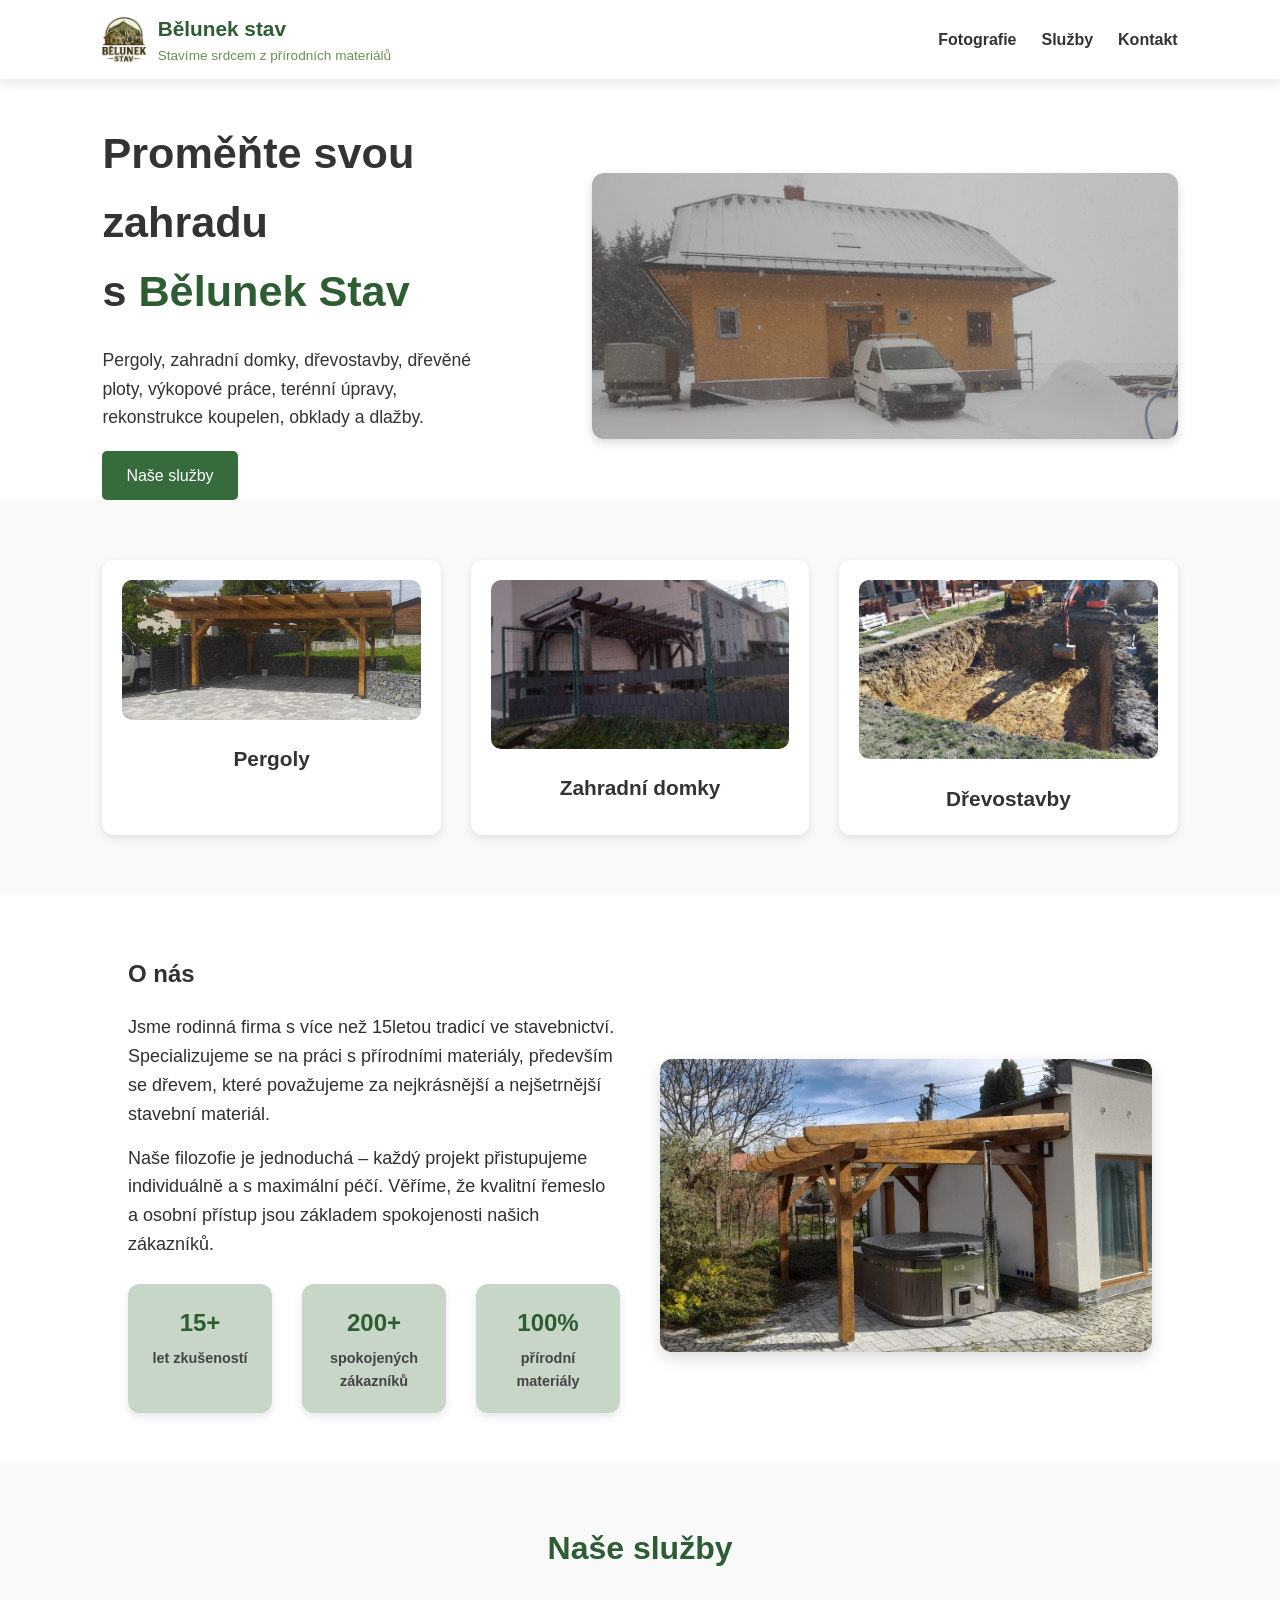
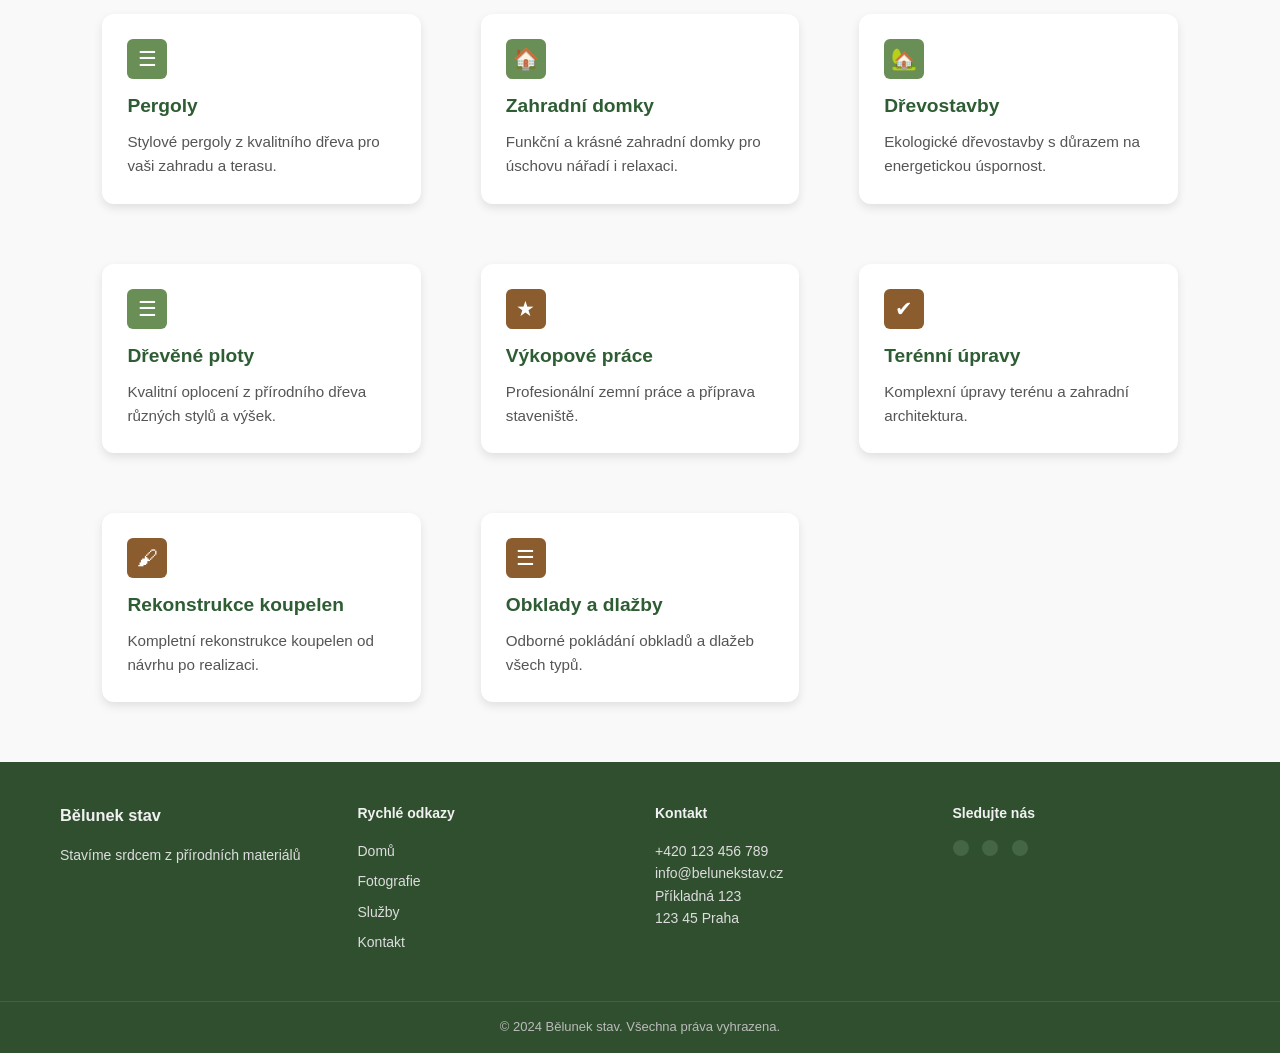
<file: index.html>
<!DOCTYPE html>
<html lang="cs">
<head>
  <meta charset="UTF-8">
  <meta name="viewport" content="width=device-width, initial-scale=1.0">
  <title>Bělunek Stav</title>
  <link rel="stylesheet" href="style.css">
  <link rel="shortcut icon" href="img/logo2.png" type="image/x-icon">
</head>
<body>
<header>
  <div class="logo">
    <img src="img/logo.png" alt="Logo Bělunek Stav">
    <div class="logo-text">
      <h1>Bělunek stav</h1>
      <p>Stavíme srdcem z přírodních materiálů</p>
    </div>
  </div>

  <div class="hamburger" id="hamburger">
    ☰
  </div>

  <nav id="nav-menu">
    <ul>
      <li><a href="fotografie.html">Fotografie</a></li>
      <li><a href="sluzby.html">Služby</a></li>
      <li><a href="kontakt.html">Kontakt</a></li>
    </ul>
  </nav>
</header>

  <section class="hero">
    <div class="hero-text">
      <h1>Proměňte svou zahradu <br> s <span>Bělunek Stav</span></h1>
      <p>Pergoly, zahradní domky, dřevostavby, dřevěné ploty, výkopové práce, terénní úpravy, rekonstrukce koupelen, obklady a dlažby.</p>
      <a href="sluzby.html" class="btn">Naše služby</a>
    </div>
    <div class="hero-img">
      <img src="img/domecek.png" alt="Dřevostavba - ukázkový projekt">
    </div>
  </section>

  <section id="sluzby" class="services">
    <div class="service-grid">
      <div class="service-item">
        <img src="img/parkovaci misto.png" alt="Pergola">
        <h3>Pergoly</h3>
      </div>
      <div class="service-item">
        <img src="img/parkovaci misto2.png" alt="Zahradní domek">
        <h3>Zahradní domky</h3>
      </div>
      <div class="service-item">
        <img src="img/vykop.png" alt="Dřevostavba">
        <h3>Dřevostavby</h3>
      </div>
    </div>
  </section>

<section id="o-nas" class="about">
  <div class="about-content">
    <div class="about-text">
      <h2>O nás</h2>
      <p>
        Jsme rodinná firma s více než 15letou tradicí ve stavebnictví. 
        Specializujeme se na práci s přírodními materiály, především se dřevem, 
        které považujeme za nejkrásnější a nejšetrnější stavební materiál.
      </p>
      <p>
        Naše filozofie je jednoduchá – každý projekt přistupujeme individuálně 
        a s maximální péčí. Věříme, že kvalitní řemeslo a osobní přístup 
        jsou základem spokojenosti našich zákazníků.
      </p>
    <div class="stats">
      <div class="stat-box">
        <strong>15+</strong>
        <p>let zkušeností</p>
      </div>
      <div class="stat-box">
        <strong>200+</strong>
        <p>spokojených zákazníků</p>
      </div>
      <div class="stat-box">
        <strong>100%</strong>
        <p>přírodní materiály</p>
      </div>
    </div>

    </div>
    <div class="about-img">
      <img src="img/strecha.png" alt="Tým Bělunek Stav">
    </div>
  </div>
</section>


    <section class="services">
    <h2>Naše služby</h2>
    <div class="services-grid">

      <div class="service-card">
        <div class="icon green">☰</div>
        <h3>Pergoly</h3>
        <p>Stylové pergoly z kvalitního dřeva pro vaši zahradu a terasu.</p>
      </div>

      <div class="service-card">
        <div class="icon green">🏠</div>
        <h3>Zahradní domky</h3>
        <p>Funkční a krásné zahradní domky pro úschovu nářadí i relaxaci.</p>
      </div>

      <div class="service-card">
        <div class="icon green">🏡</div>
        <h3>Dřevostavby</h3>
        <p>Ekologické dřevostavby s důrazem na energetickou úspornost.</p>
      </div>

      <div class="service-card">
        <div class="icon green">☰</div>
        <h3>Dřevěné ploty</h3>
        <p>Kvalitní oplocení z přírodního dřeva různých stylů a výšek.</p>
      </div>

      <div class="service-card">
        <div class="icon brown">★</div>
        <h3>Výkopové práce</h3>
        <p>Profesionální zemní práce a příprava staveniště.</p>
      </div>

      <div class="service-card">
        <div class="icon brown">✔</div>
        <h3>Terénní úpravy</h3>
        <p>Komplexní úpravy terénu a zahradní architektura.</p>
      </div>

      <div class="service-card">
        <div class="icon brown">🖌</div>
        <h3>Rekonstrukce koupelen</h3>
        <p>Kompletní rekonstrukce koupelen od návrhu po realizaci.</p>
      </div>

      <div class="service-card">
        <div class="icon brown">☰</div>
        <h3>Obklady a dlažby</h3>
        <p>Odborné pokládání obkladů a dlažeb všech typů.</p>
      </div>

    </div>
  </section>

<footer class="footer">
  <div class="footer-container">
    
    <div class="footer-col">
      <h3>Bělunek stav</h3>
      <p>Stavíme srdcem z přírodních materiálů</p>
    </div>
    
    <div class="footer-col">
      <h4>Rychlé odkazy</h4>
      <ul>
        <li><a href="index.html">Domů</a></li>
        <li><a href="fotografie.html">Fotografie</a></li>
        <li><a href="sluzby.html">Služby</a></li>
        <li><a href="kontakt.html">Kontakt</a></li>
      </ul>
    </div>
    
    <div class="footer-col">
      <h4>Kontakt</h4>
      <p>+420 123 456 789</p>
      <p><a href="mailto:info@belunekstav.cz">info@belunekstav.cz</a></p>
      <p>Příkladná 123<br>123 45 Praha</p>
    </div>
    
    <div class="footer-col">
      <h4>Sledujte nás</h4>
      <div class="socials">
        <a href="#"><i class="fab fa-facebook-f"></i></a>
        <a href="#"><i class="fab fa-twitter"></i></a>
        <a href="#"><i class="fab fa-pinterest-p"></i></a>
      </div>
    </div>
    
  </div>
  
  <div class="footer-bottom">
    <p>&copy; 2024 Bělunek stav. Všechna práva vyhrazena.</p>
  </div>
</footer>
</body>
<script>
  const hamburger = document.getElementById("hamburger");
  const navMenu = document.getElementById("nav-menu");

  hamburger.addEventListener("click", () => {
    navMenu.classList.toggle("active");
  });
</script>
</html>
</file>
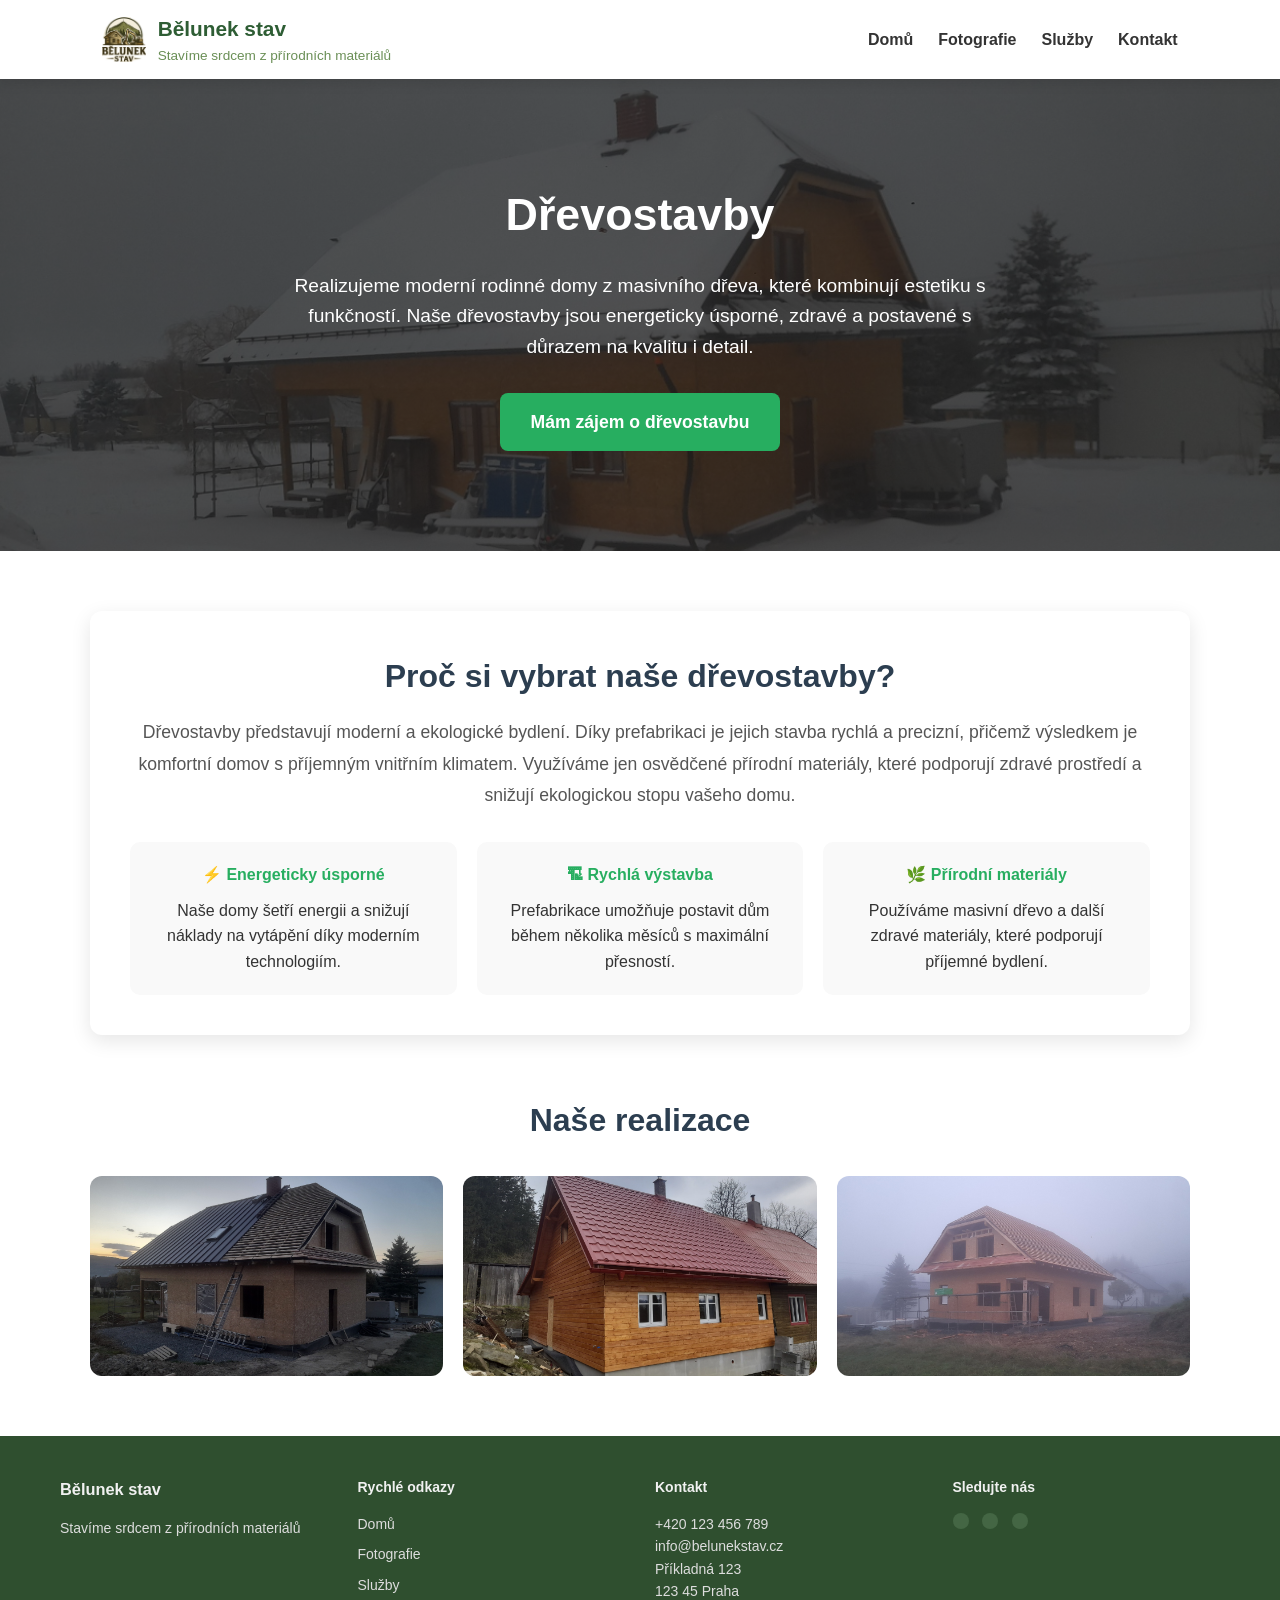
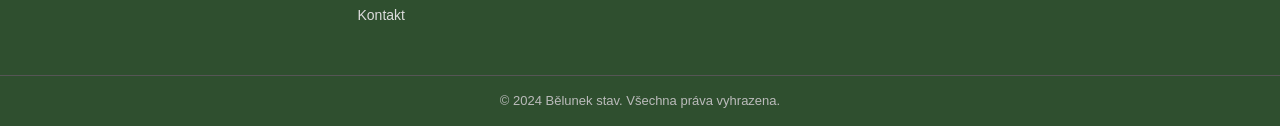
<file: drevostavba.html>
<!DOCTYPE html>
<html lang="cs">
<head>
  <meta charset="UTF-8">
  <meta name="viewport" content="width=device-width, initial-scale=1.0">
  <title>Dřevostavby | Bělunek Stav</title>
  <link rel="stylesheet" href="sluzby.css">
  <link rel="shortcut icon" href="img/logo2.png" type="image/x-icon">
</head>
<body>
<header>
  <div class="logo">
    <img src="img/logo.png" alt="Logo Bělunek Stav">
    <div class="logo-text">
      <h1>Bělunek stav</h1>
      <p>Stavíme srdcem z přírodních materiálů</p>
    </div>
  </div>

  <div class="hamburger" id="hamburger">
    ☰
  </div>

  <nav id="nav-menu">
    <ul>
      <li><a href="index.html">Domů</a></li>
      <li><a href="fotografie.html">Fotografie</a></li>
      <li><a href="sluzby.html">Služby</a></li>
      <li><a href="kontakt.html">Kontakt</a></li>
    </ul>
  </nav>
</header>

  <!-- Hero sekce -->
  <section class="hero-drevostavby">
    <div class="hero-content">
      <h2>Dřevostavby</h2>
      <p>
        Realizujeme moderní rodinné domy z masivního dřeva, které kombinují estetiku s funkčností.  
        Naše dřevostavby jsou energeticky úsporné, zdravé a postavené s důrazem na kvalitu i detail.
      </p>
      <a href="kontakt.html" class="btn-cta">Mám zájem o dřevostavbu</a>
    </div>
  </section>

  <!-- Sekce o službě -->
  <section class="sluzby-section">
    <div class="sluzby-text">
      <h3>Proč si vybrat naše dřevostavby?</h3>
      <p>
        Dřevostavby představují moderní a ekologické bydlení. Díky prefabrikaci je jejich stavba rychlá a precizní, přičemž výsledkem je komfortní domov s příjemným vnitřním klimatem.
        Využíváme jen osvědčené přírodní materiály, které podporují zdravé prostředí a snižují ekologickou stopu vašeho domu.
      </p>
    </div>

    <div class="sluzby-benefits">
      <div class="benefit">
        <h4>⚡ Energeticky úsporné</h4>
        <p>Naše domy šetří energii a snižují náklady na vytápění díky moderním technologiím.</p>
      </div>
      <div class="benefit">
        <h4>🏗 Rychlá výstavba</h4>
        <p>Prefabrikace umožňuje postavit dům během několika měsíců s maximální přesností.</p>
      </div>
      <div class="benefit">
        <h4>🌿 Přírodní materiály</h4>
        <p>Používáme masivní dřevo a další zdravé materiály, které podporují příjemné bydlení.</p>
      </div>
    </div>
  </section>

  <!-- Inspirace -->
  <section class="sluzby-gallery">
    <h3>Naše realizace</h3>
    <div class="gallery-grid">
      <img src="img/domek2.png" alt="Moderní dřevostavba">
      <img src="img/domek11.png" alt="Rodinný dům ze dřeva">
      <img src="img/domek3.png" alt="Dřevostavba v přírodě">
    </div>
  </section>

  <footer class="footer">
    <div class="footer-container">
      <div class="footer-col">
        <h3>Bělunek stav</h3>
        <p>Stavíme srdcem z přírodních materiálů</p>
      </div>
      <div class="footer-col">
        <h4>Rychlé odkazy</h4>
        <ul>
          <li><a href="index.html">Domů</a></li>
          <li><a href="fotografie.html">Fotografie</a></li>
          <li><a href="sluzby.html">Služby</a></li>
          <li><a href="kontakt.html">Kontakt</a></li>
        </ul>
      </div>
      <div class="footer-col">
        <h4>Kontakt</h4>
        <p>+420 123 456 789</p>
        <p><a href="mailto:info@belunekstav.cz">info@belunekstav.cz</a></p>
        <p>Příkladná 123<br>123 45 Praha</p>
      </div>
      <div class="footer-col">
        <h4>Sledujte nás</h4>
        <div class="socials">
          <a href="#"><i class="fab fa-facebook-f"></i></a>
          <a href="#"><i class="fab fa-twitter"></i></a>
          <a href="#"><i class="fab fa-pinterest-p"></i></a>
        </div>
      </div>
    </div>
    <div class="footer-bottom">
      <p>&copy; 2024 Bělunek stav. Všechna práva vyhrazena.</p>
    </div>
  </footer>
</body>
<script>
  const hamburger = document.getElementById("hamburger");
  const navMenu = document.getElementById("nav-menu");

  hamburger.addEventListener("click", () => {
    navMenu.classList.toggle("active");
  });
</script>
</html>
</file>
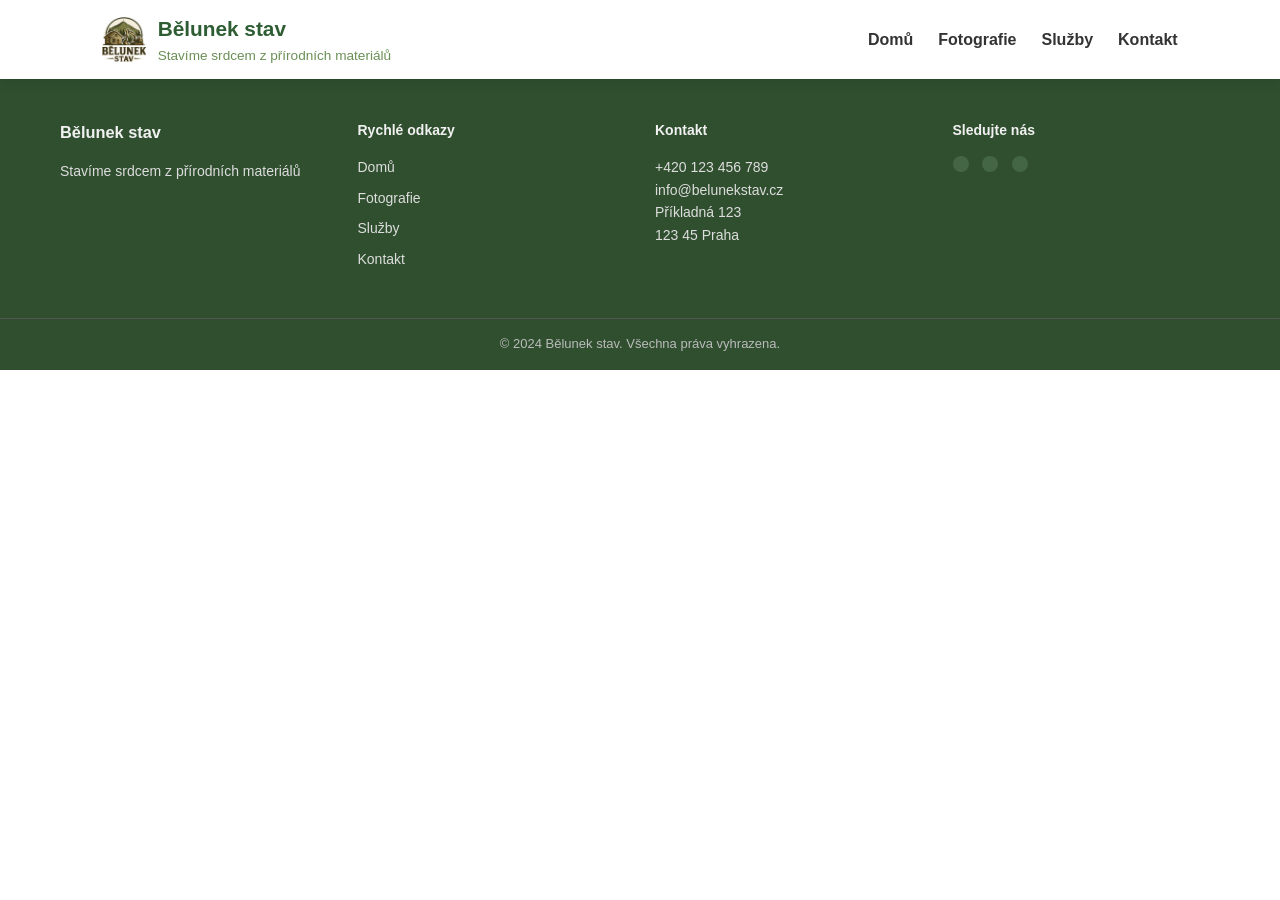
<file: interier.html>
<!DOCTYPE html>
<html lang="cs">
<head>
  <meta charset="UTF-8">
  <meta name="viewport" content="width=device-width, initial-scale=1.0">
  <title>Bělunek Stav</title>
  <link rel="stylesheet" href="style.css">
  <link rel="shortcut icon" href="img/logo2.png" type="image/x-icon">
</head>
<body>
<header>
  <div class="logo">
    <img src="img/logo.png" alt="Logo Bělunek Stav">
    <div class="logo-text">
      <h1>Bělunek stav</h1>
      <p>Stavíme srdcem z přírodních materiálů</p>
    </div>
  </div>

  <div class="hamburger" id="hamburger">
    ☰
  </div>

  <nav id="nav-menu">
    <ul>
      <li><a href="index.html">Domů</a></li>
      <li><a href="fotografie.html">Fotografie</a></li>
      <li><a href="sluzby.html">Služby</a></li>
      <li><a href="kontakt.html">Kontakt</a></li>
    </ul>
  </nav>
</header>

  <footer class="footer">
  <div class="footer-container">
    
    <div class="footer-col">
      <h3>Bělunek stav</h3>
      <p>Stavíme srdcem z přírodních materiálů</p>
    </div>
    
    <div class="footer-col">
      <h4>Rychlé odkazy</h4>
      <ul>
        <li><a href="index.html">Domů</a></li>
        <li><a href="fotografie.html">Fotografie</a></li>
        <li><a href="sluzby.html">Služby</a></li>
        <li><a href="kontakt.html">Kontakt</a></li>
      </ul>
    </div>
    
    <div class="footer-col">
      <h4>Kontakt</h4>
      <p>+420 123 456 789</p>
      <p><a href="mailto:info@belunekstav.cz">info@belunekstav.cz</a></p>
      <p>Příkladná 123<br>123 45 Praha</p>
    </div>
    
    <div class="footer-col">
      <h4>Sledujte nás</h4>
      <div class="socials">
        <a href="#"><i class="fab fa-facebook-f"></i></a>
        <a href="#"><i class="fab fa-twitter"></i></a>
        <a href="#"><i class="fab fa-pinterest-p"></i></a>
      </div>
    </div>
    
  </div>
  
  <div class="footer-bottom">
    <p>&copy; 2024 Bělunek stav. Všechna práva vyhrazena.</p>
  </div>
</footer>
</body>
<script>
  const hamburger = document.getElementById("hamburger");
  const navMenu = document.getElementById("nav-menu");

  hamburger.addEventListener("click", () => {
    navMenu.classList.toggle("active");
  });
</script>
</html>
</file>
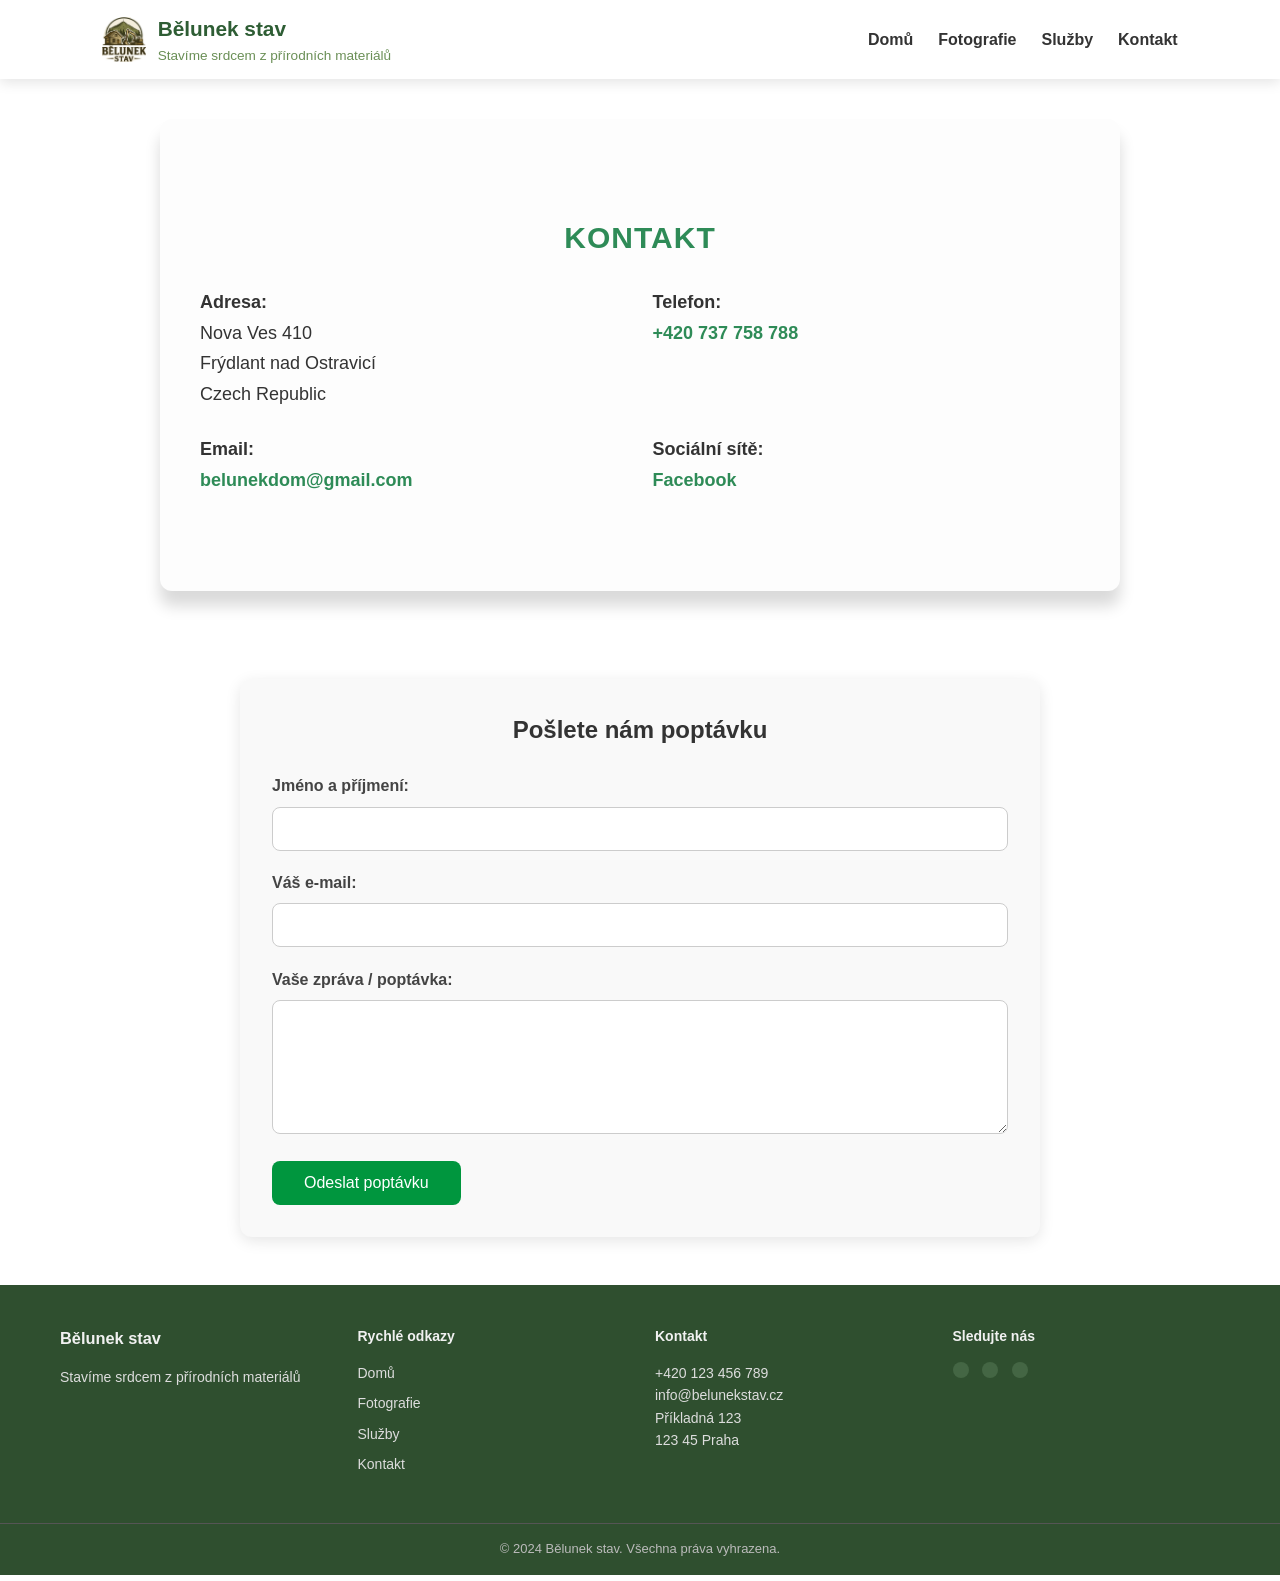
<file: kontakt.html>
<!DOCTYPE html>
<html lang="cs">
<head>
  <meta charset="UTF-8">
  <meta name="viewport" content="width=device-width, initial-scale=1.0">
  <title>Bělunek Stav</title>
  <link rel="stylesheet" href="style.css">
  <link rel="shortcut icon" href="img/logo2.png" type="image/x-icon">
</head>
<body>
<header>
  <div class="logo">
    <img src="img/logo.png" alt="Logo Bělunek Stav">
    <div class="logo-text">
      <h1>Bělunek stav</h1>
      <p>Stavíme srdcem z přírodních materiálů</p>
    </div>
  </div>

  <div class="hamburger" id="hamburger">
    ☰
  </div>

  <nav id="nav-menu">
    <ul>
      <li><a href="index.html">Domů</a></li>
      <li><a href="fotografie.html">Fotografie</a></li>
      <li><a href="sluzby.html">Služby</a></li>
      <li><a href="kontakt.html">Kontakt</a></li>
    </ul>
  </nav>
</header>

    <main>
    <section class="contact">
      <h2>Kontakt</h2>
      <div class="contact-info">
        <p><strong>Adresa:</strong><br>
          Nova Ves 410<br>
          Frýdlant nad Ostravicí<br>
          Czech Republic
        </p>

        <p><strong>Telefon:</strong><br>
          <a>+420 737 758 788</a>
        </p>

        <p><strong>Email:</strong><br>
          <a href="mailto:belunekdom@gmail.com">belunekdom@gmail.com</a>
        </p>

        <p><strong>Sociální sítě:</strong><br>
          <a href="https://www.facebook.com/dbcraftdombelunek" target="_blank">Facebook</a>
        </p>
      </div>
    </section>
  </main>

    <section class="order-form">
      <h2>Pošlete nám poptávku</h2>
      <form action="mailto:belunekdom@gmail.com" method="post" enctype="text/plain">
        <div class="form-group">
          <label for="name">Jméno a příjmení:</label>
          <input type="text" id="name" name="name" required>
        </div>

        <div class="form-group">
          <label for="email">Váš e-mail:</label>
          <input type="email" id="email" name="email" required>
        </div>

        <div class="form-group">
          <label for="message">Vaše zpráva / poptávka:</label>
          <textarea id="message" name="message" rows="6" required></textarea>
        </div>

        <button type="submit">Odeslat poptávku</button>
      </form>
    </section>


<footer class="footer">
  <div class="footer-container">
    
    <div class="footer-col">
      <h3>Bělunek stav</h3>
      <p>Stavíme srdcem z přírodních materiálů</p>
    </div>
    
    <div class="footer-col">
      <h4>Rychlé odkazy</h4>
      <ul>
        <li><a href="index.html">Domů</a></li>
        <li><a href="fotografie.html">Fotografie</a></li>
        <li><a href="sluzby.html">Služby</a></li>
        <li><a href="kontakt.html">Kontakt</a></li>
      </ul>
    </div>
    
    <div class="footer-col">
      <h4>Kontakt</h4>
      <p>+420 123 456 789</p>
      <p><a href="mailto:info@belunekstav.cz">info@belunekstav.cz</a></p>
      <p>Příkladná 123<br>123 45 Praha</p>
    </div>
    
    <div class="footer-col">
      <h4>Sledujte nás</h4>
      <div class="socials">
        <a href="#"><i class="fab fa-facebook-f"></i></a>
        <a href="#"><i class="fab fa-twitter"></i></a>
        <a href="#"><i class="fab fa-pinterest-p"></i></a>
      </div>
    </div>
    
  </div>
  
  <div class="footer-bottom">
    <p>&copy; 2024 Bělunek stav. Všechna práva vyhrazena.</p>
  </div>
</footer>
</body>
<script>
  const hamburger = document.getElementById("hamburger");
  const navMenu = document.getElementById("nav-menu");

  hamburger.addEventListener("click", () => {
    navMenu.classList.toggle("active");
  });
</script>
</html>
</file>
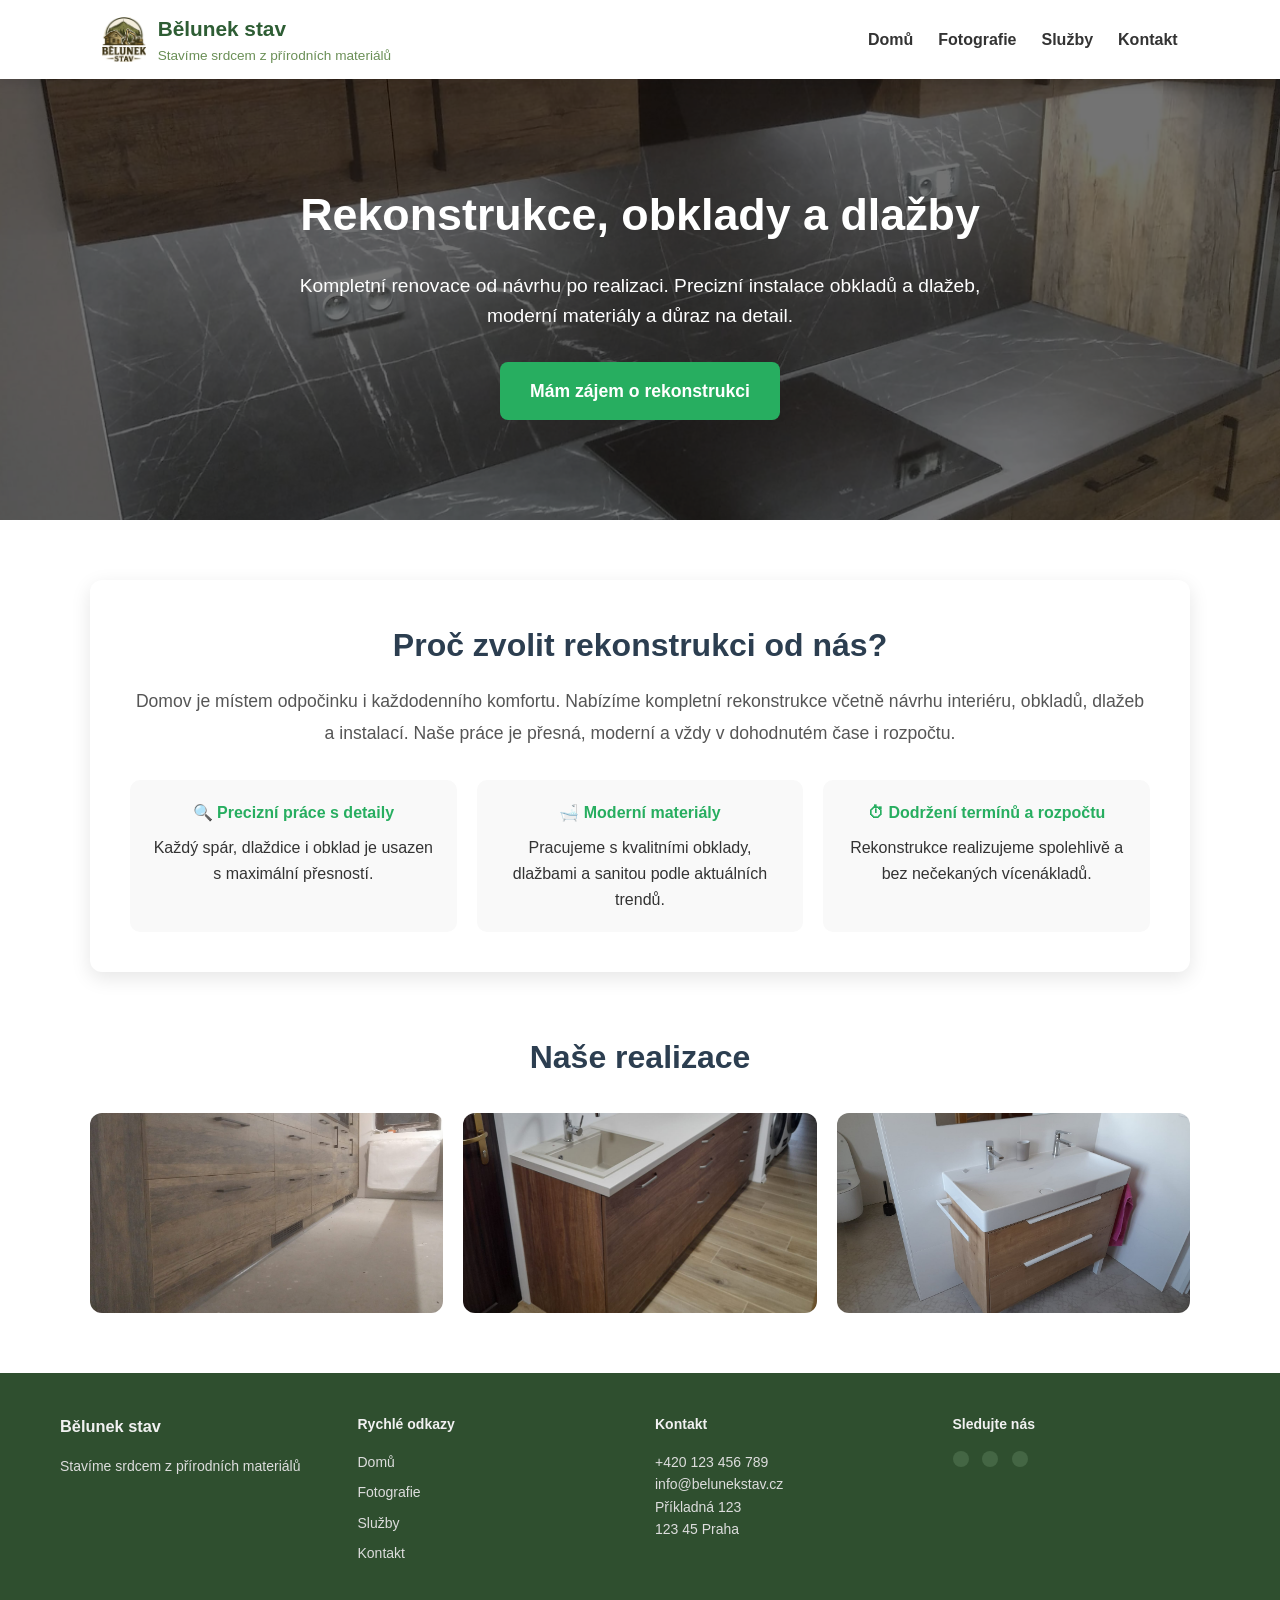
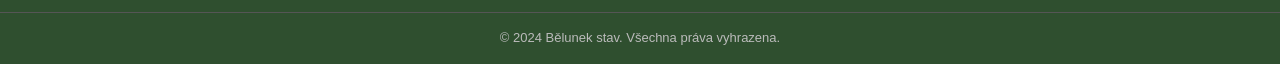
<file: koupelny.html>
<!DOCTYPE html>
<html lang="cs">
<head>
  <meta charset="UTF-8">
  <meta name="viewport" content="width=device-width, initial-scale=1.0">
  <title>Rekonstrukce koupelen | Bělunek Stav</title>
  <link rel="stylesheet" href="sluzby.css">
  <link rel="shortcut icon" href="img/logo2.png" type="image/x-icon">
</head>
<body>
<header>
  <div class="logo">
    <img src="img/logo.png" alt="Logo Bělunek Stav">
    <div class="logo-text">
      <h1>Bělunek stav</h1>
      <p>Stavíme srdcem z přírodních materiálů</p>
    </div>
  </div>

  <div class="hamburger" id="hamburger">
    ☰
  </div>

  <nav id="nav-menu">
    <ul>
      <li><a href="index.html">Domů</a></li>
      <li><a href="fotografie.html">Fotografie</a></li>
      <li><a href="sluzby.html">Služby</a></li>
      <li><a href="kontakt.html">Kontakt</a></li>
    </ul>
  </nav>
</header>

  <!-- Hero sekce -->
  <section class="hero-koupelny">
    <div class="hero-content">
      <h2>Rekonstrukce, obklady a dlažby</h2>
      <p>
        Kompletní renovace od návrhu po realizaci.  
        Precizní instalace obkladů a dlažeb, moderní materiály a důraz na detail.
      </p>
      <a href="kontakt.html" class="btn-cta">Mám zájem o rekonstrukci</a>
    </div>
  </section>

  <!-- Sekce o službě -->
  <section class="sluzby-section">
    <div class="sluzby-text">
      <h3>Proč zvolit rekonstrukci od nás?</h3>
      <p>
        Domov je místem odpočinku i každodenního komfortu.  
        Nabízíme kompletní rekonstrukce včetně návrhu interiéru, obkladů, dlažeb a instalací.
        Naše práce je přesná, moderní a vždy v dohodnutém čase i rozpočtu.
      </p>
    </div>

    <div class="sluzby-benefits">
      <div class="benefit">
        <h4>🔍 Precizní práce s detaily</h4>
        <p>Každý spár, dlaždice i obklad je usazen s maximální přesností.</p>
      </div>
      <div class="benefit">
        <h4>🛁 Moderní materiály</h4>
        <p>Pracujeme s kvalitními obklady, dlažbami a sanitou podle aktuálních trendů.</p>
      </div>
      <div class="benefit">
        <h4>⏱ Dodržení termínů a rozpočtu</h4>
        <p>Rekonstrukce realizujeme spolehlivě a bez nečekaných vícenákladů.</p>
      </div>
    </div>
  </section>

  <!-- Inspirace -->
  <section class="sluzby-gallery">
    <h3>Naše realizace</h3>
    <div class="gallery-grid">
      <img src="img/rekon2.png" alt="Moderní koupelna po rekonstrukci">
      <img src="img/rekon3.png" alt="Obklady a dlažby v koupelně">
      <img src="img/rekon4.png" alt="Luxusní koupelna s vanou">
    </div>
  </section>

  <footer class="footer">
    <div class="footer-container">
      <div class="footer-col">
        <h3>Bělunek stav</h3>
        <p>Stavíme srdcem z přírodních materiálů</p>
      </div>
      <div class="footer-col">
        <h4>Rychlé odkazy</h4>
        <ul>
          <li><a href="index.html">Domů</a></li>
          <li><a href="fotografie.html">Fotografie</a></li>
          <li><a href="sluzby.html">Služby</a></li>
          <li><a href="kontakt.html">Kontakt</a></li>
        </ul>
      </div>
      <div class="footer-col">
        <h4>Kontakt</h4>
        <p>+420 123 456 789</p>
        <p><a href="mailto:info@belunekstav.cz">info@belunekstav.cz</a></p>
        <p>Příkladná 123<br>123 45 Praha</p>
      </div>
      <div class="footer-col">
        <h4>Sledujte nás</h4>
        <div class="socials">
          <a href="#"><i class="fab fa-facebook-f"></i></a>
          <a href="#"><i class="fab fa-twitter"></i></a>
          <a href="#"><i class="fab fa-pinterest-p"></i></a>
        </div>
      </div>
    </div>
    <div class="footer-bottom">
      <p>&copy; 2024 Bělunek stav. Všechna práva vyhrazena.</p>
    </div>
  </footer>
</body>
<script>
  const hamburger = document.getElementById("hamburger");
  const navMenu = document.getElementById("nav-menu");

  hamburger.addEventListener("click", () => {
    navMenu.classList.toggle("active");
  });
</script>
</html>
</file>
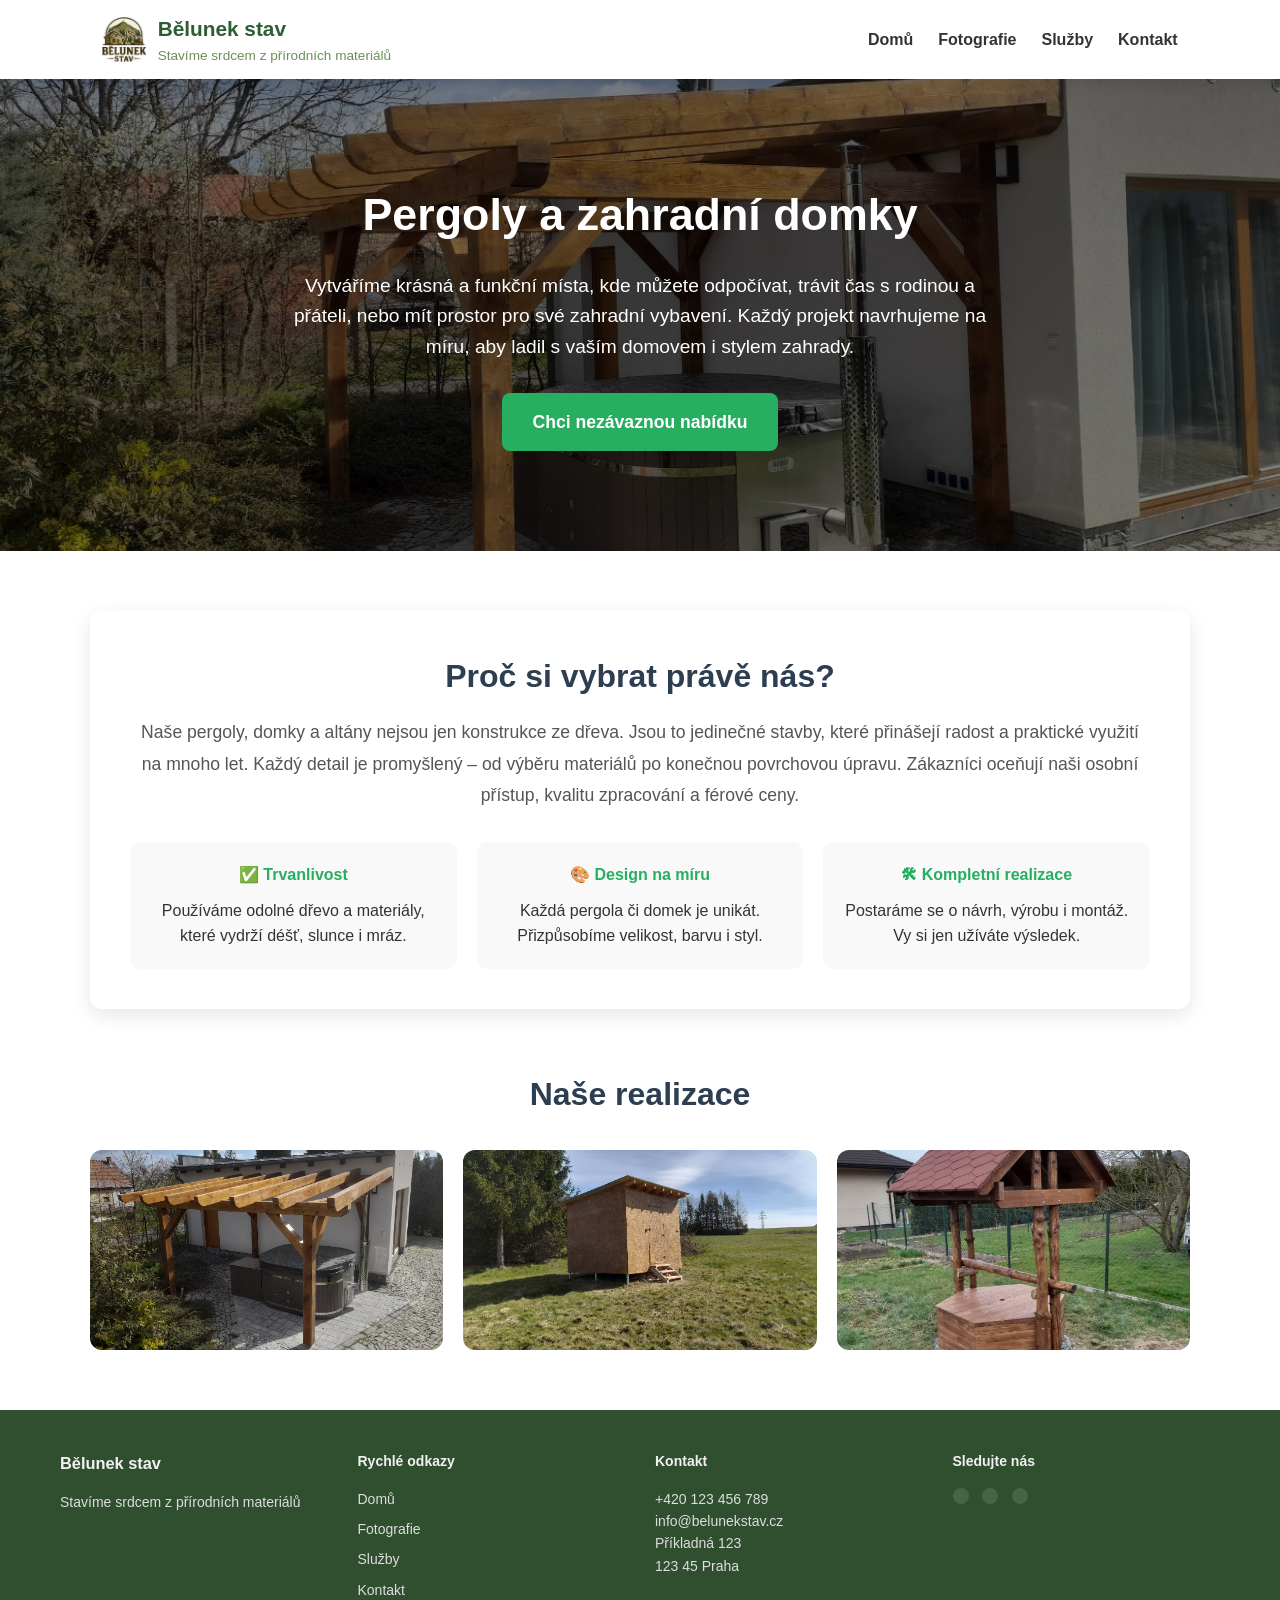
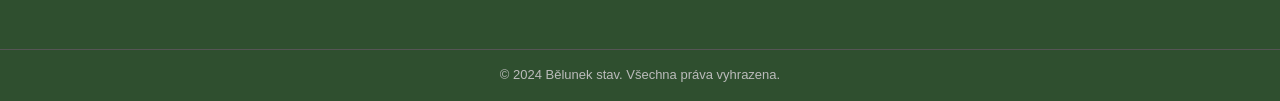
<file: pergoly.html>
<!DOCTYPE html>
<html lang="cs">
<head>
  <meta charset="UTF-8">
  <meta name="viewport" content="width=device-width, initial-scale=1.0">
  <title>Pergoly a zahradní domky | Bělunek Stav</title>
  <link rel="stylesheet" href="sluzby.css">
  <link rel="shortcut icon" href="img/logo2.png" type="image/x-icon">
</head>
<body>
<header>
  <div class="logo">
    <img src="img/logo.png" alt="Logo Bělunek Stav">
    <div class="logo-text">
      <h1>Bělunek stav</h1>
      <p>Stavíme srdcem z přírodních materiálů</p>
    </div>
  </div>

  <div class="hamburger" id="hamburger">
    ☰
  </div>

  <nav id="nav-menu">
    <ul>
      <li><a href="index.html">Domů</a></li>
      <li><a href="fotografie.html">Fotografie</a></li>
      <li><a href="sluzby.html">Služby</a></li>
      <li><a href="kontakt.html">Kontakt</a></li>
    </ul>
  </nav>
</header>

  <!-- Hlavní hrdinská sekce -->
  <section class="hero-pergoly">
    <div class="hero-content">
      <h2>Pergoly a zahradní domky</h2>
      <p>Vytváříme krásná a funkční místa, kde můžete odpočívat, trávit čas s rodinou a přáteli, nebo mít prostor pro své zahradní vybavení. Každý projekt navrhujeme na míru, aby ladil s vaším domovem i stylem zahrady.</p>
      <a href="kontakt.html" class="btn-cta">Chci nezávaznou nabídku</a>
    </div>
  </section>

  <!-- Sekce o službě -->
  <section class="sluzby-section">
    <div class="sluzby-text">
      <h3>Proč si vybrat právě nás?</h3>
      <p>
        Naše pergoly, domky a altány nejsou jen konstrukce ze dřeva. Jsou to jedinečné stavby, které přinášejí radost a praktické využití na mnoho let.
        Každý detail je promyšlený – od výběru materiálů po konečnou povrchovou úpravu. Zákazníci oceňují naši osobní přístup, kvalitu zpracování a férové ceny.
      </p>
    </div>

    <div class="sluzby-benefits">
      <div class="benefit">
        <h4>✅ Trvanlivost</h4>
        <p>Používáme odolné dřevo a materiály, které vydrží déšť, slunce i mráz.</p>
      </div>
      <div class="benefit">
        <h4>🎨 Design na míru</h4>
        <p>Každá pergola či domek je unikát. Přizpůsobíme velikost, barvu i styl.</p>
      </div>
      <div class="benefit">
        <h4>🛠 Kompletní realizace</h4>
        <p>Postaráme se o návrh, výrobu i montáž. Vy si jen užíváte výsledek.</p>
      </div>
    </div>
  </section>

  <!-- Inspirace -->
  <section class="sluzby-gallery">
    <h3>Naše realizace</h3>
    <div class="gallery-grid">
      <img src="img/pergola1.png" alt="Moderní pergola">
      <img src="img/zahradnidomek.png" alt="Dřevěný zahradní domek">
      <img src="img/studna.png" alt="Studna">
    </div>
  </section>

  <footer class="footer">
    <div class="footer-container">
      <div class="footer-col">
        <h3>Bělunek stav</h3>
        <p>Stavíme srdcem z přírodních materiálů</p>
      </div>
      <div class="footer-col">
        <h4>Rychlé odkazy</h4>
        <ul>
          <li><a href="index.html">Domů</a></li>
          <li><a href="fotografie.html">Fotografie</a></li>
          <li><a href="sluzby.html">Služby</a></li>
          <li><a href="kontakt.html">Kontakt</a></li>
        </ul>
      </div>
      <div class="footer-col">
        <h4>Kontakt</h4>
        <p>+420 123 456 789</p>
        <p><a href="mailto:info@belunekstav.cz">info@belunekstav.cz</a></p>
        <p>Příkladná 123<br>123 45 Praha</p>
      </div>
      <div class="footer-col">
        <h4>Sledujte nás</h4>
        <div class="socials">
          <a href="#"><i class="fab fa-facebook-f"></i></a>
          <a href="#"><i class="fab fa-twitter"></i></a>
          <a href="#"><i class="fab fa-pinterest-p"></i></a>
        </div>
      </div>
    </div>
    <div class="footer-bottom">
      <p>&copy; 2024 Bělunek stav. Všechna práva vyhrazena.</p>
    </div>
  </footer>
</body>
<script>
  const hamburger = document.getElementById("hamburger");
  const navMenu = document.getElementById("nav-menu");

  hamburger.addEventListener("click", () => {
    navMenu.classList.toggle("active");
  });
</script>
</html>
</file>
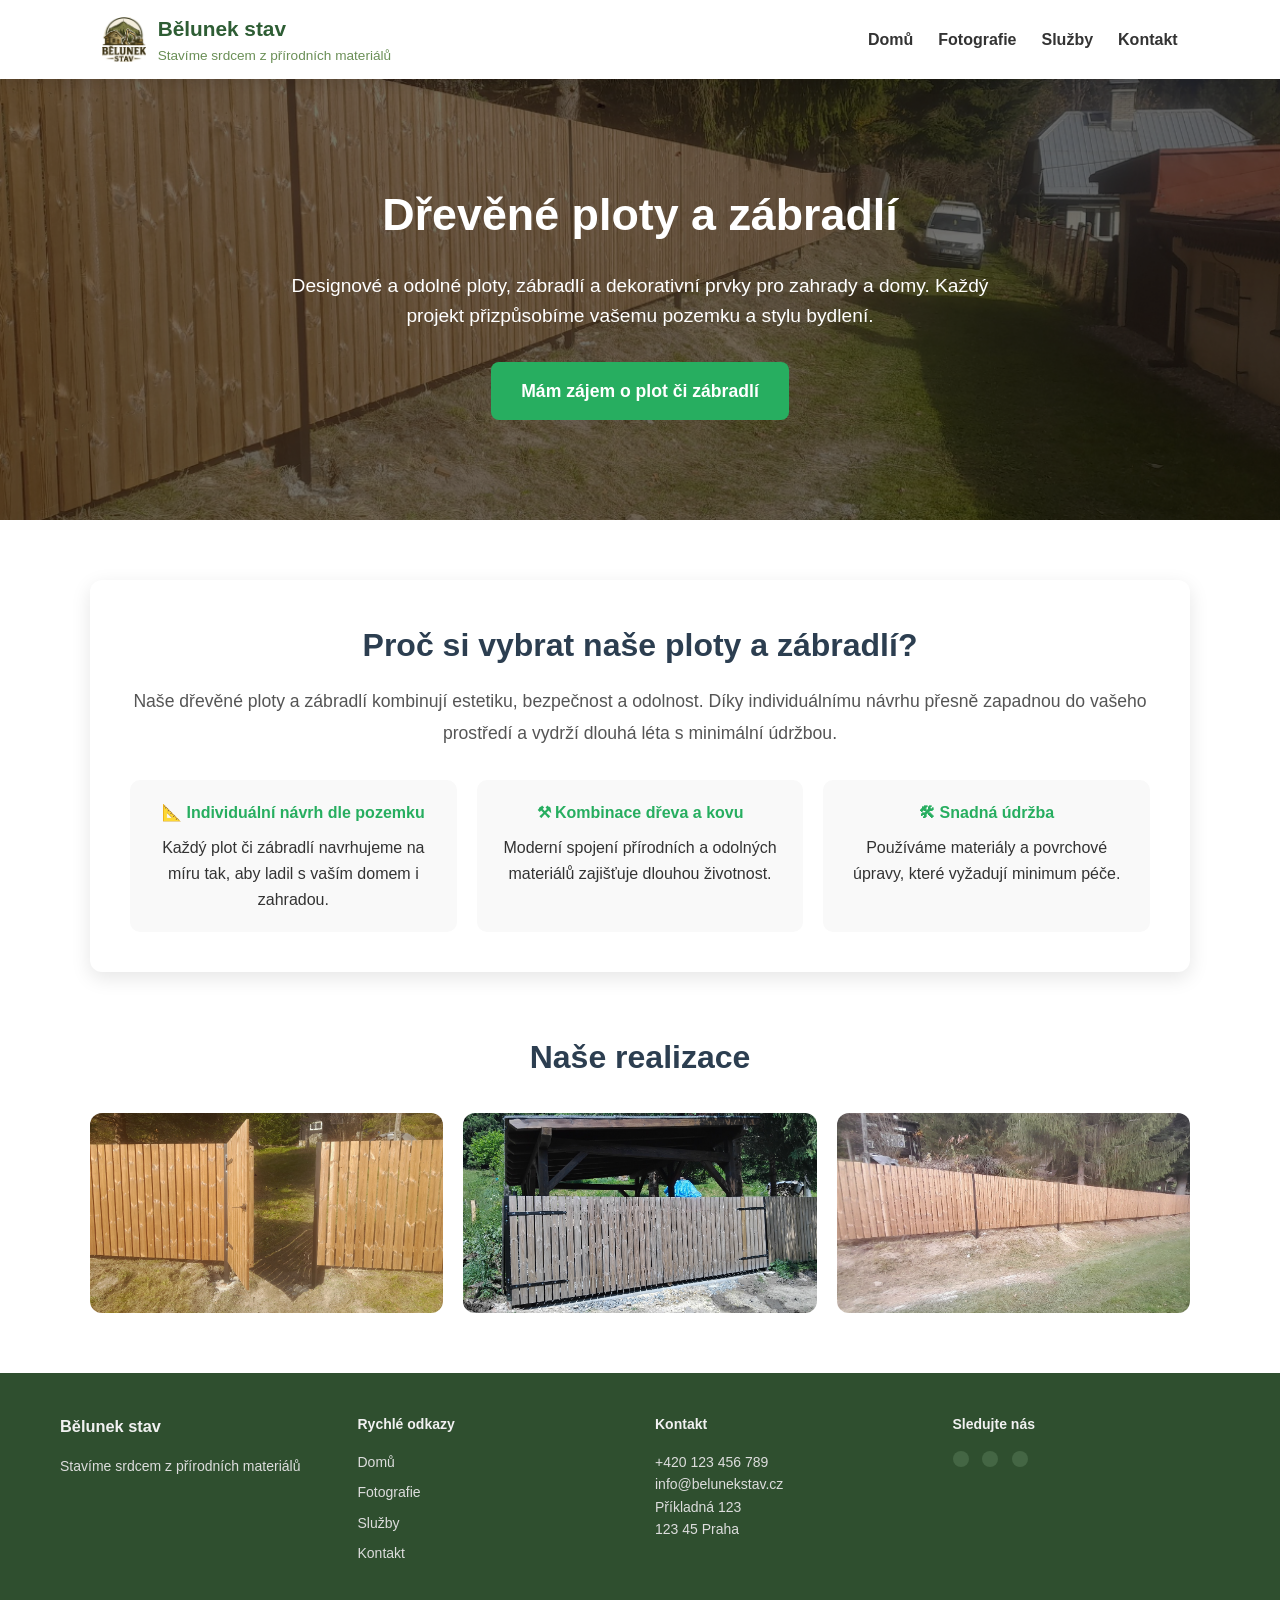
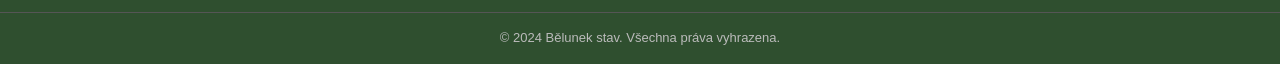
<file: ploty.html>
<!DOCTYPE html>
<html lang="cs">
<head>
  <meta charset="UTF-8">
  <meta name="viewport" content="width=device-width, initial-scale=1.0">
  <title>Dřevěné ploty a zábradlí | Bělunek Stav</title>
  <link rel="stylesheet" href="sluzby.css">
  <link rel="shortcut icon" href="img/logo2.png" type="image/x-icon">
</head>
<body>
<header>
  <div class="logo">
    <img src="img/logo.png" alt="Logo Bělunek Stav">
    <div class="logo-text">
      <h1>Bělunek stav</h1>
      <p>Stavíme srdcem z přírodních materiálů</p>
    </div>
  </div>

  <div class="hamburger" id="hamburger">
    ☰
  </div>

  <nav id="nav-menu">
    <ul>
      <li><a href="index.html">Domů</a></li>
      <li><a href="fotografie.html">Fotografie</a></li>
      <li><a href="sluzby.html">Služby</a></li>
      <li><a href="kontakt.html">Kontakt</a></li>
    </ul>
  </nav>
</header>

  <!-- Hero sekce -->
  <section class="hero-ploty">
    <div class="hero-content">
      <h2>Dřevěné ploty a zábradlí</h2>
      <p>
        Designové a odolné ploty, zábradlí a dekorativní prvky pro zahrady a domy.  
        Každý projekt přizpůsobíme vašemu pozemku a stylu bydlení.
      </p>
      <a href="kontakt.html" class="btn-cta">Mám zájem o plot či zábradlí</a>
    </div>
  </section>

  <!-- Sekce o službě -->
  <section class="sluzby-section">
    <div class="sluzby-text">
      <h3>Proč si vybrat naše ploty a zábradlí?</h3>
      <p>
        Naše dřevěné ploty a zábradlí kombinují estetiku, bezpečnost a odolnost. 
        Díky individuálnímu návrhu přesně zapadnou do vašeho prostředí a vydrží dlouhá léta s minimální údržbou.
      </p>
    </div>

    <div class="sluzby-benefits">
      <div class="benefit">
        <h4>📐 Individuální návrh dle pozemku</h4>
        <p>Každý plot či zábradlí navrhujeme na míru tak, aby ladil s vaším domem i zahradou.</p>
      </div>
      <div class="benefit">
        <h4>⚒ Kombinace dřeva a kovu</h4>
        <p>Moderní spojení přírodních a odolných materiálů zajišťuje dlouhou životnost.</p>
      </div>
      <div class="benefit">
        <h4>🛠 Snadná údržba</h4>
        <p>Používáme materiály a povrchové úpravy, které vyžadují minimum péče.</p>
      </div>
    </div>
  </section>

  <!-- Inspirace -->
  <section class="sluzby-gallery">
    <h3>Naše realizace</h3>
    <div class="gallery-grid">
      <img src="img/ploty2.png" alt="Dřevěný plot u domu">
      <img src="img/ploty3.png" alt="Designové zábradlí na terase">
      <img src="img/ploty4.png" alt="Kombinace dřeva a kovu u plotu">
    </div>
  </section>

  <footer class="footer">
    <div class="footer-container">
      <div class="footer-col">
        <h3>Bělunek stav</h3>
        <p>Stavíme srdcem z přírodních materiálů</p>
      </div>
      <div class="footer-col">
        <h4>Rychlé odkazy</h4>
        <ul>
          <li><a href="index.html">Domů</a></li>
          <li><a href="fotografie.html">Fotografie</a></li>
          <li><a href="sluzby.html">Služby</a></li>
          <li><a href="kontakt.html">Kontakt</a></li>
        </ul>
      </div>
      <div class="footer-col">
        <h4>Kontakt</h4>
        <p>+420 123 456 789</p>
        <p><a href="mailto:info@belunekstav.cz">info@belunekstav.cz</a></p>
        <p>Příkladná 123<br>123 45 Praha</p>
      </div>
      <div class="footer-col">
        <h4>Sledujte nás</h4>
        <div class="socials">
          <a href="#"><i class="fab fa-facebook-f"></i></a>
          <a href="#"><i class="fab fa-twitter"></i></a>
          <a href="#"><i class="fab fa-pinterest-p"></i></a>
        </div>
      </div>
    </div>
    <div class="footer-bottom">
      <p>&copy; 2024 Bělunek stav. Všechna práva vyhrazena.</p>
    </div>
  </footer>
</body>
<script>
  const hamburger = document.getElementById("hamburger");
  const navMenu = document.getElementById("nav-menu");

  hamburger.addEventListener("click", () => {
    navMenu.classList.toggle("active");
  });
</script>
</html>
</file>
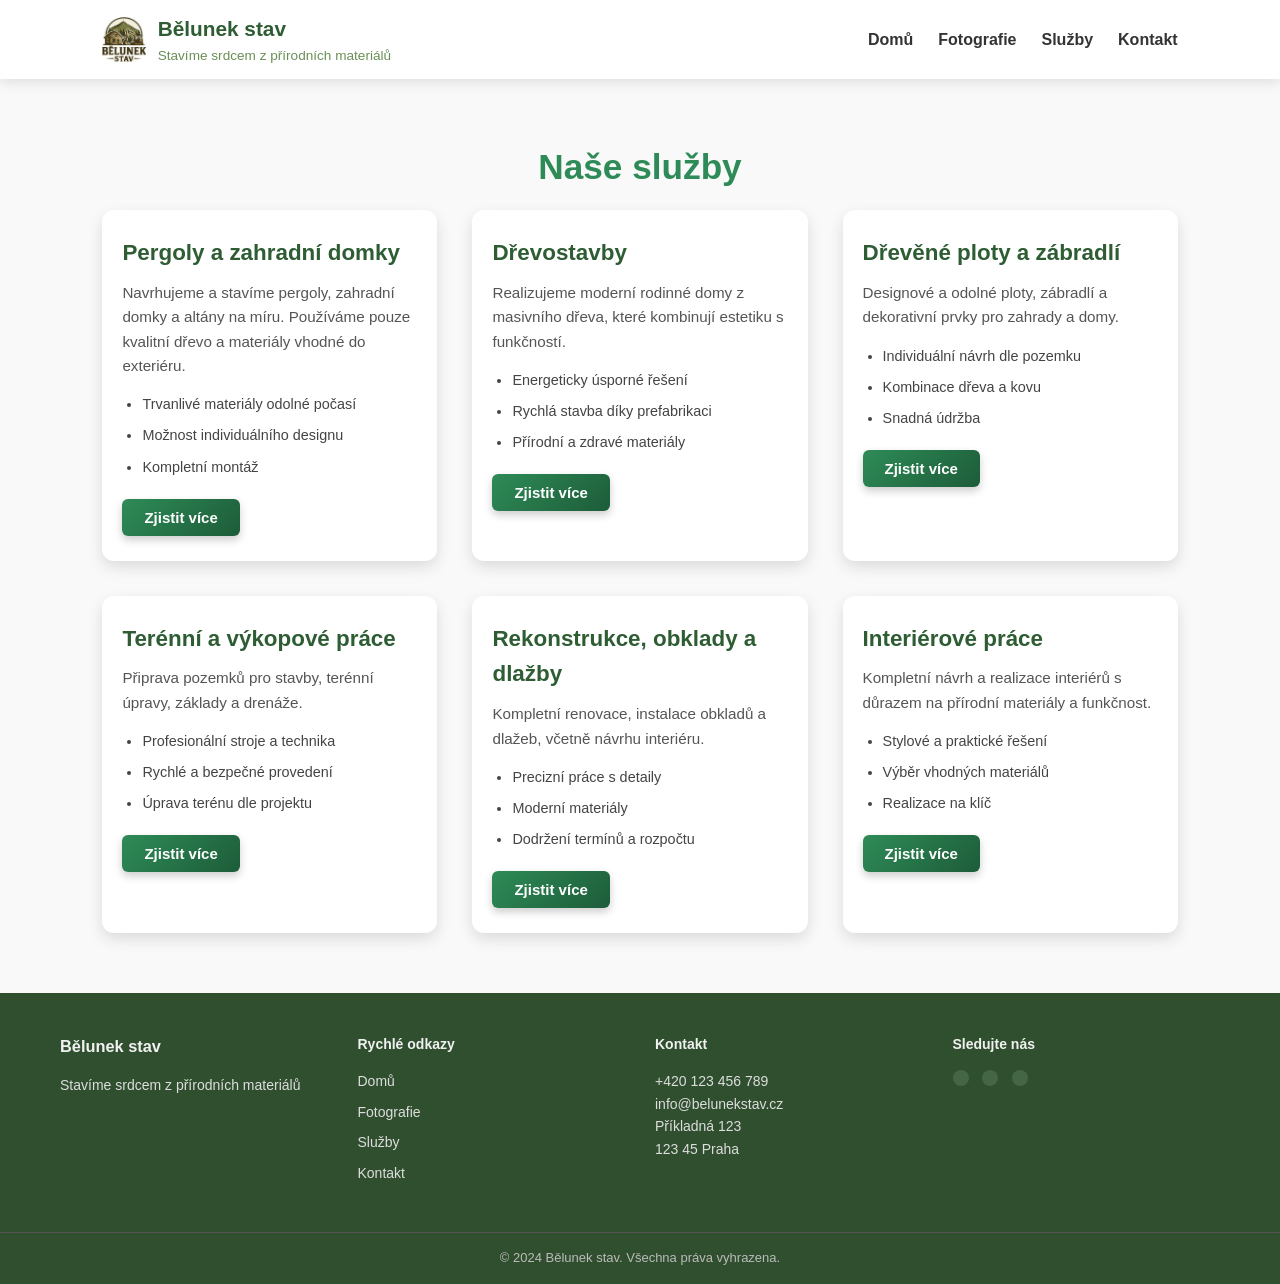
<file: sluzby.html>
<!DOCTYPE html>
<html lang="cs">
<head>
  <meta charset="UTF-8">
  <meta name="viewport" content="width=device-width, initial-scale=1.0">
  <title>Bělunek Stav</title>
  <link rel="stylesheet" href="sluzby.css">
  <link rel="shortcut icon" href="img/logo2.png" type="image/x-icon">
</head>
<body>
<header>
  <div class="logo">
    <img src="img/logo.png" alt="Logo Bělunek Stav">
    <div class="logo-text">
      <h1>Bělunek stav</h1>
      <p>Stavíme srdcem z přírodních materiálů</p>
    </div>
  </div>

  <div class="hamburger" id="hamburger">
    ☰
  </div>

  <nav id="nav-menu">
    <ul>
      <li><a href="index.html">Domů</a></li>
      <li><a href="fotografie.html">Fotografie</a></li>
      <li><a href="sluzby.html">Služby</a></li>
      <li><a href="kontakt.html">Kontakt</a></li>
    </ul>
  </nav>
</header>

<main>
<section class="services-section">
  <h2>Naše služby</h2>
  
  <div class="services-grid">

    <div class="service-card">
      <i class="fas fa-home service-icon"></i>
      <h3>Pergoly a zahradní domky</h3>
      <p>Navrhujeme a stavíme pergoly, zahradní domky a altány na míru. Používáme pouze kvalitní dřevo a materiály vhodné do exteriéru.</p>
      <ul>
        <li>Trvanlivé materiály odolné počasí</li>
        <li>Možnost individuálního designu</li>
        <li>Kompletní montáž</li>
      </ul>
        <a href="pergoly.html">
          <button>Zjistit více</button>
        </a>
    </div>

    <div class="service-card">
      <i class="fas fa-building service-icon"></i>
      <h3>Dřevostavby</h3>
      <p>Realizujeme moderní rodinné domy z masivního dřeva, které kombinují estetiku s funkčností.</p>
      <ul>
        <li>Energeticky úsporné řešení</li>
        <li>Rychlá stavba díky prefabrikaci</li>
        <li>Přírodní a zdravé materiály</li>
      </ul>
        <a href="drevostavba.html">
          <button>Zjistit více</button>
        </a>
    </div>

    <div class="service-card">
      <i class="fas fa-tree service-icon"></i>
      <h3>Dřevěné ploty a zábradlí</h3>
      <p>Designové a odolné ploty, zábradlí a dekorativní prvky pro zahrady a domy.</p>
      <ul>
        <li>Individuální návrh dle pozemku</li>
        <li>Kombinace dřeva a kovu</li>
        <li>Snadná údržba</li>
      </ul>
        <a href="ploty.html">
          <button>Zjistit více</button>
        </a>
    </div>

    <div class="service-card">
      <i class="fas fa-shovel service-icon"></i>
      <h3>Terénní a výkopové práce</h3>
      <p>Připrava pozemků pro stavby, terénní úpravy, základy a drenáže.</p>
      <ul>
        <li>Profesionální stroje a technika</li>
        <li>Rychlé a bezpečné provedení</li>
        <li>Úprava terénu dle projektu</li>
      </ul>
        <a href="teren.html">
          <button>Zjistit více</button>
        </a>
    </div>

    <div class="service-card">
      <i class="fas fa-wrench service-icon"></i>
      <h3>Rekonstrukce, obklady a dlažby</h3>
      <p>Kompletní renovace, instalace obkladů a dlažeb, včetně návrhu interiéru.</p>
      <ul>
        <li>Precizní práce s detaily</li>
        <li>Moderní materiály</li>
        <li>Dodržení termínů a rozpočtu</li>
      </ul>
        <a href="koupelny.html">
          <button>Zjistit více</button>
        </a>
    </div>

    <div class="service-card">
      <i class="fas fa-couch service-icon"></i>
      <h3>Interiérové práce</h3>
      <p>Kompletní návrh a realizace interiérů s důrazem na přírodní materiály a funkčnost.</p>
      <ul>
        <li>Stylové a praktické řešení</li>
        <li>Výběr vhodných materiálů</li>
        <li>Realizace na klíč</li>
      </ul>
        <a href="interier.html">
          <button>Zjistit více</button>
        </a>
    </div>

  </div>
</section>
</main>

<footer class="footer">
  <div class="footer-container">
    
    <div class="footer-col">
      <h3>Bělunek stav</h3>
      <p>Stavíme srdcem z přírodních materiálů</p>
    </div>
    
    <div class="footer-col">
      <h4>Rychlé odkazy</h4>
      <ul>
        <li><a href="index.html">Domů</a></li>
        <li><a href="fotografie.html">Fotografie</a></li>
        <li><a href="sluzby.html">Služby</a></li>
        <li><a href="kontakt.html">Kontakt</a></li>
      </ul>
    </div>
    
    <div class="footer-col">
      <h4>Kontakt</h4>
      <p>+420 123 456 789</p>
      <p><a href="mailto:info@belunekstav.cz">info@belunekstav.cz</a></p>
      <p>Příkladná 123<br>123 45 Praha</p>
    </div>
    
    <div class="footer-col">
      <h4>Sledujte nás</h4>
      <div class="socials">
        <a href="#"><i class="fab fa-facebook-f"></i></a>
        <a href="#"><i class="fab fa-twitter"></i></a>
        <a href="#"><i class="fab fa-pinterest-p"></i></a>
      </div>
    </div>
    
  </div>
  
  <div class="footer-bottom">
    <p>&copy; 2024 Bělunek stav. Všechna práva vyhrazena.</p>
  </div>
</footer>
</body>
<script>
  const hamburger = document.getElementById("hamburger");
  const navMenu = document.getElementById("nav-menu");

  hamburger.addEventListener("click", () => {
    navMenu.classList.toggle("active");
  });
</script>
</html>
</file>
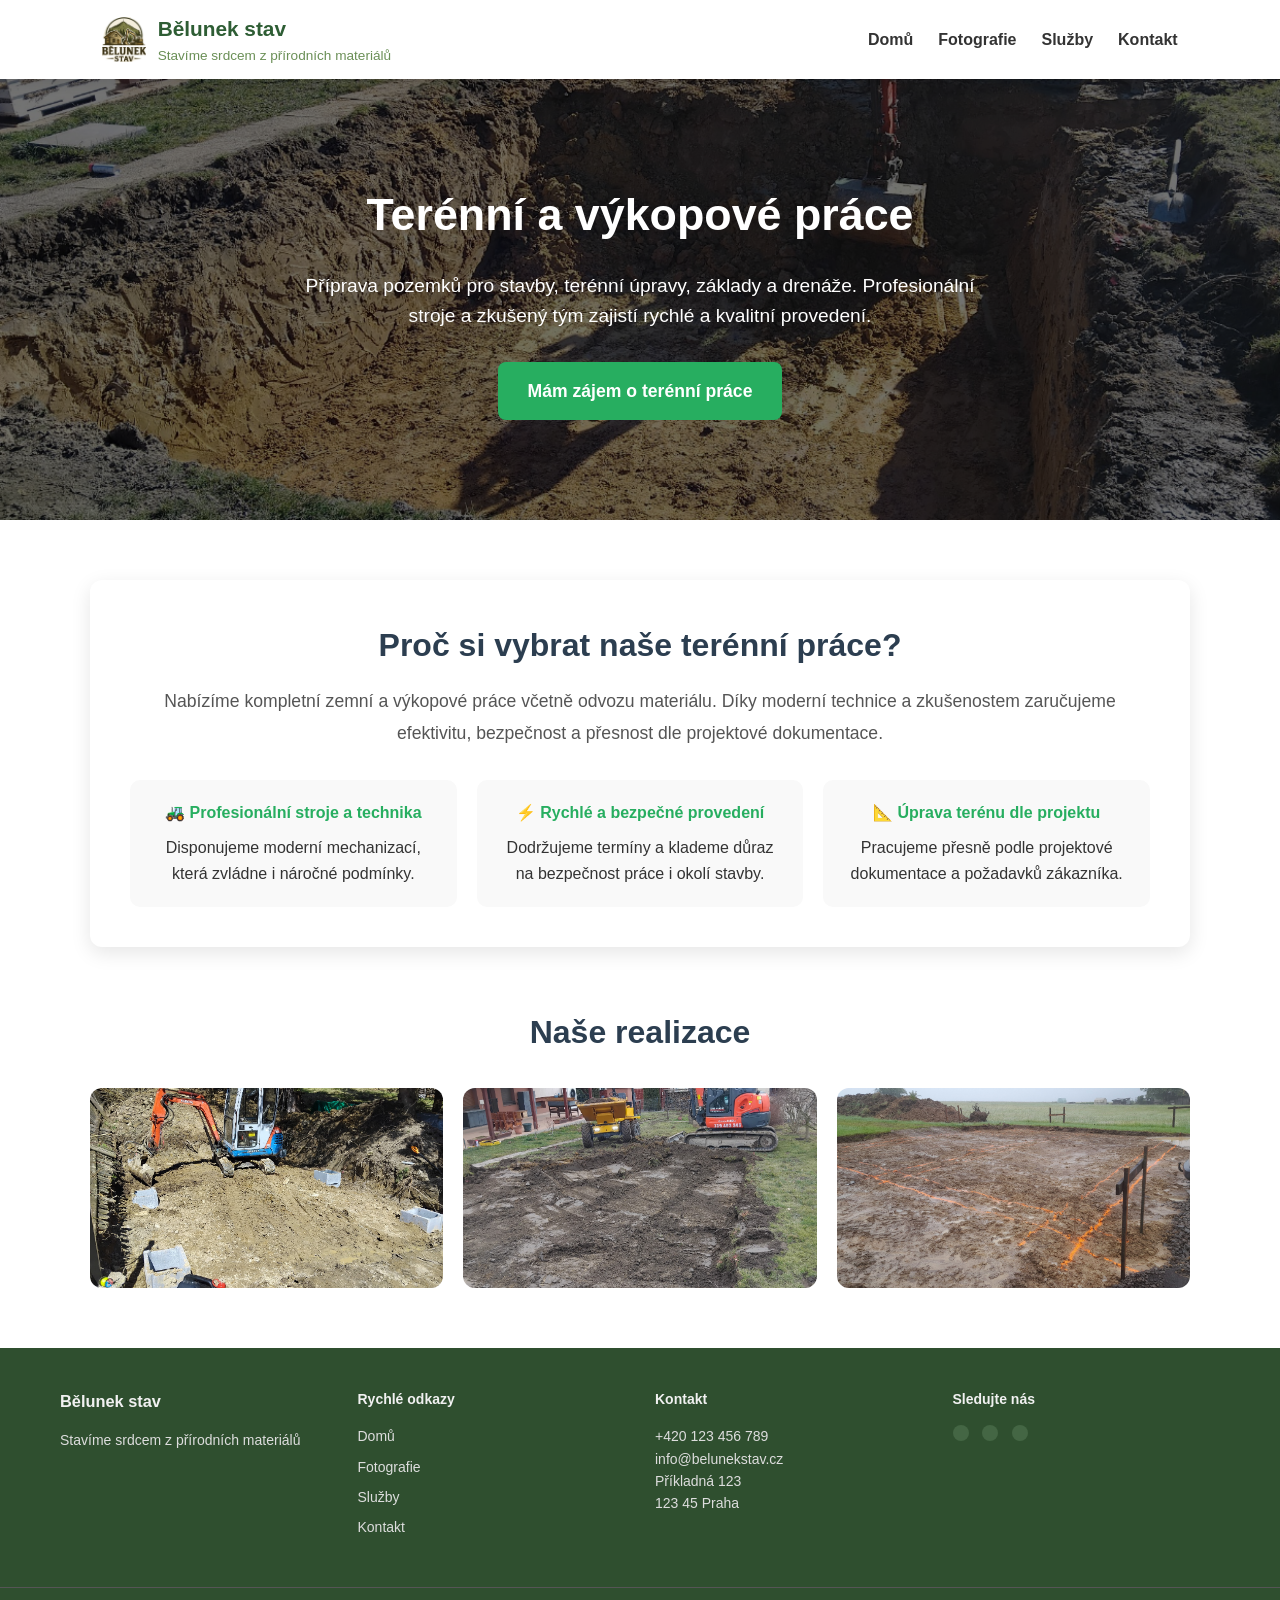
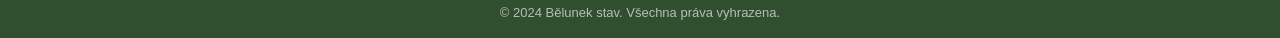
<file: teren.html>
<!DOCTYPE html>
<html lang="cs">
<head>
  <meta charset="UTF-8">
  <meta name="viewport" content="width=device-width, initial-scale=1.0">
  <title>Terénní a výkopové práce | Bělunek Stav</title>
  <link rel="stylesheet" href="sluzby.css">
  <link rel="shortcut icon" href="img/logo2.png" type="image/x-icon">
</head>
<body>
<header>
  <div class="logo">
    <img src="img/logo.png" alt="Logo Bělunek Stav">
    <div class="logo-text">
      <h1>Bělunek stav</h1>
      <p>Stavíme srdcem z přírodních materiálů</p>
    </div>
  </div>

  <div class="hamburger" id="hamburger">
    ☰
  </div>

  <nav id="nav-menu">
    <ul>
      <li><a href="index.html">Domů</a></li>
      <li><a href="fotografie.html">Fotografie</a></li>
      <li><a href="sluzby.html">Služby</a></li>
      <li><a href="kontakt.html">Kontakt</a></li>
    </ul>
  </nav>
</header>

  <!-- Hero sekce -->
  <section class="hero-teren">
    <div class="hero-content">
      <h2>Terénní a výkopové práce</h2>
      <p>
        Příprava pozemků pro stavby, terénní úpravy, základy a drenáže.  
        Profesionální stroje a zkušený tým zajistí rychlé a kvalitní provedení.
      </p>
      <a href="kontakt.html" class="btn-cta">Mám zájem o terénní práce</a>
    </div>
  </section>

  <!-- Sekce o službě -->
  <section class="sluzby-section">
    <div class="sluzby-text">
      <h3>Proč si vybrat naše terénní práce?</h3>
      <p>
        Nabízíme kompletní zemní a výkopové práce včetně odvozu materiálu.  
        Díky moderní technice a zkušenostem zaručujeme efektivitu, bezpečnost a přesnost dle projektové dokumentace.
      </p>
    </div>

    <div class="sluzby-benefits">
      <div class="benefit">
        <h4>🚜 Profesionální stroje a technika</h4>
        <p>Disponujeme moderní mechanizací, která zvládne i náročné podmínky.</p>
      </div>
      <div class="benefit">
        <h4>⚡ Rychlé a bezpečné provedení</h4>
        <p>Dodržujeme termíny a klademe důraz na bezpečnost práce i okolí stavby.</p>
      </div>
      <div class="benefit">
        <h4>📐 Úprava terénu dle projektu</h4>
        <p>Pracujeme přesně podle projektové dokumentace a požadavků zákazníka.</p>
      </div>
    </div>
  </section>

  <!-- Inspirace -->
  <section class="sluzby-gallery">
    <h3>Naše realizace</h3>
    <div class="gallery-grid">
      <img src="img/teren2.png" alt="Výkopové práce bagrem">
      <img src="img/teren3.png" alt="Terénní úpravy pro stavbu">
      <img src="img/teren4.png" alt="Základy domu">
    </div>
  </section>

  <footer class="footer">
    <div class="footer-container">
      <div class="footer-col">
        <h3>Bělunek stav</h3>
        <p>Stavíme srdcem z přírodních materiálů</p>
      </div>
      <div class="footer-col">
        <h4>Rychlé odkazy</h4>
        <ul>
          <li><a href="index.html">Domů</a></li>
          <li><a href="fotografie.html">Fotografie</a></li>
          <li><a href="sluzby.html">Služby</a></li>
          <li><a href="kontakt.html">Kontakt</a></li>
        </ul>
      </div>
      <div class="footer-col">
        <h4>Kontakt</h4>
        <p>+420 123 456 789</p>
        <p><a href="mailto:info@belunekstav.cz">info@belunekstav.cz</a></p>
        <p>Příkladná 123<br>123 45 Praha</p>
      </div>
      <div class="footer-col">
        <h4>Sledujte nás</h4>
        <div class="socials">
          <a href="#"><i class="fab fa-facebook-f"></i></a>
          <a href="#"><i class="fab fa-twitter"></i></a>
          <a href="#"><i class="fab fa-pinterest-p"></i></a>
        </div>
      </div>
    </div>
    <div class="footer-bottom">
      <p>&copy; 2024 Bělunek stav. Všechna práva vyhrazena.</p>
    </div>
  </footer>
</body>
<script>
  const hamburger = document.getElementById("hamburger");
  const navMenu = document.getElementById("nav-menu");

  hamburger.addEventListener("click", () => {
    navMenu.classList.toggle("active");
  });
</script>
</html>
</file>
<file: style.css>
/* Reset */
* {
  margin: 0;
  padding: 0;
  box-sizing: border-box;
}

body {
  font-family: Arial, sans-serif;
  color: #333;
  line-height: 1.6;
  background: #fff;
}

/* Navigace */
header {
  position: sticky;
  top: 0;
  z-index: 1000;
  display: flex;
  justify-content: space-between;
  align-items: center;
  padding: 12px 8%;
  background: rgba(255, 255, 255, 0.9);
  backdrop-filter: blur(10px);
  box-shadow: 0 4px 12px rgba(0,0,0,0.1);
}

.hamburger {
  display: none;
  font-size: 2rem;
  cursor: pointer;
  color: #2e5d34;
}

/* Navigace na mobilu */
@media (max-width: 768px) {
  nav {
    position: absolute;
    top: 65px;
    right: 0;
    background: white;
    width: 200px;
    border-radius: 8px;
    box-shadow: 0 4px 12px rgba(0,0,0,0.15);
    display: none; /* schované defaultně */
    flex-direction: column;
  }

  nav ul {
    flex-direction: column;
    gap: 15px;
    padding: 20px;
  }

  nav ul li {
    text-align: right;
  }

  .hamburger {
    display: block;
  }

  /* Aktivní menu */
  nav.active {
    display: flex;
  }
}

/* Logo s textem */
.logo {
  display: flex;
  align-items: center;
  gap: 12px;
}

.logo img {
  height: 45px;
  width: auto;
}

.logo-text h1 {
  font-size: 1.3rem;
  font-weight: bold;
  color: #2e5d34; /* zelená */
  margin: 0;
}

.logo-text p {
  font-size: 0.85rem;
  color: #6a8f56; /* světle zelená */
  margin: 0;
}

/* Menu */
nav ul {
  list-style: none;
  display: flex;
  gap: 25px;
}

nav a {
  position: relative;
  text-decoration: none;
  color: #333;
  font-weight: 600;
  font-size: 1rem;
  transition: color 0.3s ease;
}

nav a:hover {
  color: #2e5d34;
}

/* Fancy efekt podtržení */
nav a::after {
  content: "";
  position: absolute;
  width: 0;
  height: 2px;
  left: 0;
  bottom: -5px;
  background: #2e5d34;
  transition: width 0.3s ease;
}

nav a:hover::after {
  width: 100%;
}

/* Hero sekce */
.hero {
  margin-top: -20px;
  display: flex;
  align-items: center;
  justify-content: space-between;
  padding: 60px 8%;
  gap: 100px;
}

.hero-text {
  flex: 1;
}

.hero-text h1 {
  font-size: 2.7rem;
  margin-bottom: 20px;
}

.hero-text span {
  color: #2e5d34;
}

.hero-text p {
  margin-bottom: 20px;
  font-size: 1.1rem;
}

.btn {
  display: inline-block;
  background: #366b3d;
  color: white;
  padding: 12px 24px;
  text-decoration: none;
  border-radius: 5px;
  transition: background 0.3s ease;
}

.btn:hover {
  background: #1e4223;
}

.hero-img {
  flex: 1.5; /* zvětší obrázek */
}

.hero-img img {
  width: 100%;
  border-radius: 12px;
  box-shadow: 0 4px 10px rgba(0,0,0,0.15);
}

@media (max-width: 768px) {
  .hero {
    flex-direction: column;      /* místo řádku bude sloupec */
    text-align: center;
    gap: 30px;
    padding: 40px 5%;
  }

  .hero-text h1 {
    font-size: 1.8rem;           /* menší nadpis */
    line-height: 1.3;
  }

  .hero-text p {
    font-size: 1rem;
    margin-bottom: 15px;
  }

  .hero-img {
    margin-top: 25px;
    flex: unset;
    width: 100%;
    display: flex;
    justify-content: center;
  }

  .hero-img img {
    max-width: 90%;
    height: auto;
  }

  .btn {
    padding: 10px 20px;
    font-size: 1rem;
  }
}

/* Služby */
.services {
  padding: 40px 10% 60px; /* menší horní padding (z 60 na 40) */
  background: #f9f9f9;
  text-align: center;
  margin-top: -60px; /* posuneme trochu nahoru */
}

.services h2 {
  font-size: 2rem;
  margin-bottom: 40px;
}

.service-grid {
  display: grid;
  grid-template-columns: repeat(3, 1fr);
  gap: 30px;
}


.service-item {
  background: white;
  border-radius: 12px;
  box-shadow: 0 3px 8px rgba(0,0,0,0.1);
  padding: 20px;
  transition: transform 0.3s ease;
}

.service-item:hover {
  transform: translateY(-6px);
}

.service-item img {
  width: 100%;
  border-radius: 10px;
  margin-bottom: 15px;
}

.service-item h3 {
  font-size: 1.3rem;
  color: #333;
}

/* Služby - mobilní verze */
@media (max-width: 768px) {
  .service-grid {
    margin-top: 100px;
    display: flex;
    flex-direction: column;
    align-items: center;
    gap: 20px; /* mezery mezi boxy */
  }

  .service-item {
    width: 90%;       /* pěkně zarovnané doprostřed */
    text-align: center;
  }

  .service-item img {
    max-width: 100%;
    height: auto;
    border-radius: 10px;
  }

  .service-item h3 {
    font-size: 1.2rem;
    margin-top: 10px;
  }
}


/* Sekce O nás */
.about {
  background: #ffffff;
  padding: 60px 10%;
}

.about-content {
  display: flex;
  align-items: center;
  justify-content: space-between;
  gap: 40px;
}

.about-text {
  flex: 1;
}

.about-text h2 {
  color: #000000ce;
  margin-bottom: 20px;
}

.about-text p {
  font-size: 18px;
  margin-bottom: 15px;
  line-height: 1.6;
  color: #000000d0;
}

.stats {
  display: flex;
  gap: 30px;
  margin-top: 25px;
}

.stat-box {
  margin-bottom: 50px;
  flex: 1;
  background: #03440138;
  border-radius: 12px;
  padding: 20px;
  text-align: center;
  box-shadow: 0 4px 10px rgba(0,0,0,0.1);
  transition: transform 0.3s ease, box-shadow 0.3s ease;
}

.stat-box:hover {
  transform: translateY(-5px);
  box-shadow: 0 6px 16px rgba(0,0,0,0.15);
}

.stat-box strong {
  font-size: 1.4rem; /* menší čísla */
  color: #2e5d34;
  display: block;
  margin-bottom: 5px;
}

.stat-box p {
  font-size: 0.9rem;
  color: #444;
  margin: 0;
}

.stats div {
  font-size: 1rem;
  color: #2e5d34;
  font-weight: 600;
}

.stats strong {
  font-size: 1.5rem;
  display: block;
}

.about-img {
  flex: 1;
  text-align: right;
}

.about-img img {
  max-width: 500px;
  width: 100%;
  border-radius: 12px;
  box-shadow: 0 6px 16px rgba(0,0,0,0.15);
}

.about-right .icon {
  font-size: 2rem;
  color: #2e5d34;
  margin-bottom: 10px;
}

.about-right h3 {
  font-size: 1.3rem;
  color: #2e5d34;
  margin-bottom: 10px;
}

.about-right p {
  font-size: 0.95rem;
  color: #444;
}

/* O nás - mobilní verze */
@media (max-width: 768px) {
  .about-content {
    flex-direction: column;   /* místo řádku sloupec */
    text-align: center;
    gap: 20px;
  }

  .about-text {
    width: 100%;
  }

  .about-text h2 {
    font-size: 1.6rem;
    margin-bottom: 15px;
  }

  .about-text p {
    font-size: 1rem;
    line-height: 1.5;
    margin-bottom: 12px;
  }

  .about-img {
    width: 100%;
    display: flex;
    justify-content: center;
  }

  .about-img img {
    max-width: 90%;
    height: auto;
    border-radius: 10px;
  }

  .stats {
    flex-direction: column;   /* statistiky pod sebou */
    gap: 15px;
  }

  .stat-box strong {
    font-size: 1.4rem;
  }
}

.services {
  padding: 60px 8%;
  text-align: center;
}

.services h2 {
  font-size: 2rem;
  color: #2e5d34;
  margin-bottom: 40px;
}

.services-grid {
  display: grid;
  grid-template-columns: repeat(auto-fit, minmax(275px, 1fr));
  gap: 60px;
}

.service-card {
  background: white;
  border-radius: 12px;
  padding: 25px;
  box-shadow: 0 4px 10px rgba(0,0,0,0.1);
  text-align: left;
  transition: transform 0.3s ease, box-shadow 0.3s ease;
}

.service-card:hover {
  transform: translateY(-6px);
  box-shadow: 0 6px 16px rgba(0,0,0,0.15);
}

.service-card .icon {
  display: inline-block;
  width: 40px;
  height: 40px;
  border-radius: 6px;
  color: white;
  font-size: 1.3rem;
  text-align: center;
  line-height: 40px;
  margin-bottom: 12px;
}

.icon.green {
  background: #6a8f56;
}

.icon.brown {
  background: #8a5c2e;
}

.service-card h3 {
  font-size: 1.2rem;
  color: #2e5d34;
  margin-bottom: 8px;
}

.service-card p {
  font-size: 0.95rem;
  color: #555;
}

/* Fotogalerie */
.gallery {
  padding: 60px 8%;
  text-align: center;
  background: #f9f9f9;
}

.gallery h2 {
  font-size: 2rem;
  color: #2e5d34;
  margin-bottom: 40px;
}

.gallery-grid {
  display: grid;
  grid-template-columns: repeat(3, 1fr); /* vždy 3 sloupce */
  gap: 30px;
}

.gallery-item {
  background: #fff;
  border-radius: 12px;
  box-shadow: 0 4px 10px rgba(0,0,0,0.1);
  padding: 15px;
  transition: transform 0.3s ease;
}

.gallery-item:hover {
  transform: translateY(-6px);
}

.gallery-item img {
  width: 100%;
  border-radius: 8px;
  cursor: pointer;
  margin-bottom: 15px;
}

.gallery-item h3 {
  font-size: 1.2rem;
  color: #2e5d34;
  margin-bottom: 8px;
}

.gallery-item p {
  font-size: 0.95rem;
  color: #555;
}

@media (max-width: 1024px) {
  .gallery-grid {
    grid-template-columns: repeat(2, 1fr); /* tablet */
  }
}

@media (max-width: 768px) {
  .gallery-grid {
    grid-template-columns: 1fr; /* mobil = 1 sloupec */
  }

  .gallery-item {
    padding: 10px; /* menší padding na mobilu */
  }

  .gallery-item img {
    max-width: 100vw; /* nikdy nepřesáhne obrazovku */
    height: auto;
  }
}

.modal {
  display: none;
  position: fixed;
  z-index: 1000;
  left: 0;
  top: 0;
  width: 100%;
  height: 100%;
}

.overlay {
  position: absolute;
  width: 100%;
  height: 100%;
  background: rgba(0,0,0,0.9);
  top: 0;
  left: 0;
}

.modal-content {
  position: relative;
  margin: auto;
  top: 50%;
  transform: translateY(-50%);
  max-width: 70%;
  text-align: center;
  z-index: 1001;
}

.modal-content img {
  max-width: 100%;
  border-radius: 8px;
}

.gallery-item button {
  display: inline-block;
  margin-top: 10px;
  padding: 10px 18px;
  font-size: 15px;
  font-weight: 600;
  border: none;
  border-radius: 6px;
  background: linear-gradient(135deg, #2e8b57, #1d5c39);
  color: #fff;
  cursor: pointer;
  transition: all 0.3s ease;
  box-shadow: 0 3px 6px rgba(0,0,0,0.2);
}

.gallery-item button:hover {
  background: linear-gradient(135deg, #3aa768, #246e46);
  transform: translateY(-2px);
  box-shadow: 0 5px 10px rgba(0,0,0,0.3);
}

.gallery-item button:active {
  transform: translateY(0);
  box-shadow: 0 2px 5px rgba(0,0,0,0.2);
}

.close {
  position: absolute;
  top: -40px;
  right: 0;
  color: #fff;
  font-size: 35px;
  cursor: pointer;
  z-index: 1002;
}

.prev, .next {
  cursor: pointer;
  position: absolute;
  top: 50%;
  transform: translateY(-50%);
  font-size: 40px;
  color: #fff;
  user-select: none;
  z-index: 1002;
}

.prev { left: -50px; }
.next { right: -50px; }

/* Hlavní obsah */
main {
  padding: 40px 20px;
  max-width: 1000px;
  margin: 0 auto;
}

main {
  flex: 1; /* zabere zbytek prostoru, aby footer byl dole */
  padding: 40px 20px;
  max-width: 1000px;
  margin: 0 auto;
  width: 100%;
}

/* Kontakt sekce */
.contact {
  background: #fdfdfd;
  padding: 40px;
  border-radius: 12px;
  box-shadow: 0 15px 15px rgba(0,0,0,0.15);
  min-height: 52.4vh;
  display: flex;
  flex-direction: column;
  justify-content: center; /* vycentrování obsahu */
}

.contact h2 {
  font-size: 30px;
  margin-bottom: 25px;
  color: #2e8b57;
  text-align: center;
  text-transform: uppercase;
  letter-spacing: 1px;
}

.contact-info {
  display: grid;
  grid-template-columns: 1fr 1fr;
  gap: 25px;
}

.contact-info p {
  font-size: 18px;
  line-height: 1.7;
  margin: 0;
}

.contact-info a {
  color: #2e8b57;
  text-decoration: none;
  font-weight: 600;
}

.contact-info a:hover {
  text-decoration: underline;
}

/* Na mobilu jen 1 sloupec */
@media (max-width: 768px) {
  .contact-info {
    grid-template-columns: 1fr;
  }
}

.order-form {
  max-width: 800px;
  margin: 3rem auto;
  padding: 2rem;
  background: #f9f9f9;
  border-radius: 12px;
  box-shadow: 0 4px 15px rgba(0,0,0,0.1);
}

.order-form h2 {
  text-align: center;
  margin-bottom: 1.5rem;
  color: #333;
}

.order-form .form-group {
  margin-bottom: 1.2rem;
}

.order-form label {
  display: block;
  margin-bottom: 0.5rem;
  font-weight: 600;
  color: #444;
}

.order-form input,
.order-form textarea {
  width: 100%;
  padding: 0.75rem;
  border: 1px solid #ccc;
  border-radius: 8px;
  font-size: 1rem;
  transition: border-color 0.2s ease;
}

.order-form input:focus,
.order-form textarea:focus {
  border-color: #00963e;
  outline: none;
}

.order-form button {
  display: inline-block;
  padding: 0.8rem 2rem;
  background: #00963e;
  color: #fff;
  border: none;
  border-radius: 8px;
  font-size: 1rem;
  cursor: pointer;
  transition: background 0.3s ease;
}

.order-form button:hover {
  background: rgb(4, 90, 33)
}


.footer {
  background: #2f4f2f; /* tmavě zelené pozadí */
  color: #f1f1f1;
  padding-top: 40px;
  font-size: 14px;
}

.footer-container {
  max-width: 1200px;
  margin: auto;
  display: grid;
  grid-template-columns: repeat(auto-fit, minmax(220px, 1fr));
  gap: 30px;
  padding: 0 20px 40px;
}

.footer h3, .footer h4 {
  margin-bottom: 15px;
  font-weight: 600;
}

.footer-col p, 
.footer-col a {
  color: #ddd;
  text-decoration: none;
}

.footer-col ul {
  list-style: none;
  padding: 0;
}

.footer-col ul li {
  margin-bottom: 8px;
}

.footer-col a:hover {
  color: #fff;
}

.socials a {
  display: inline-block;
  margin-right: 10px;
  font-size: 18px;
  color: #ddd;
  background: #446644;
  padding: 8px;
  border-radius: 50%;
  transition: 0.3s;
}

.socials a:hover {
  background: #fff;
  color: #2f4f2f;
}

.footer-bottom {
  border-top: 1px solid #555;
  text-align: center;
  padding: 15px;
  font-size: 13px;
  color: #bbb;
}
</file>
<file: sluzby.css>
* {
  margin: 0;
  padding: 0;
  box-sizing: border-box;
}

body {
  font-family: Arial, sans-serif;
  color: #333;
  line-height: 1.6;
  background: #fff;
}

/* Navigace */
header {
  position: sticky;
  top: 0;
  z-index: 1000;
  display: flex;
  justify-content: space-between;
  align-items: center;
  padding: 12px 8%;
  background: rgba(255, 255, 255, 0.9);
  backdrop-filter: blur(10px);
  box-shadow: 0 4px 12px rgba(0,0,0,0.1);
}

.hamburger {
  display: none;
  font-size: 2rem;
  cursor: pointer;
  color: #2e5d34;
}

/* Navigace na mobilu */
@media (max-width: 768px) {
  nav {
    position: absolute;
    top: 65px;
    right: 0;
    background: white;
    width: 200px;
    border-radius: 8px;
    box-shadow: 0 4px 12px rgba(0,0,0,0.15);
    display: none; /* schované defaultně */
    flex-direction: column;
  }

  nav ul {
    flex-direction: column;
    gap: 15px;
    padding: 20px;
  }

  nav ul li {
    text-align: right;
  }

  .hamburger {
    display: block;
  }

  /* Aktivní menu */
  nav.active {
    display: flex;
  }
}

/* Logo s textem */
.logo {
  display: flex;
  align-items: center;
  gap: 12px;
}

.logo img {
  height: 45px;
  width: auto;
}

.logo-text h1 {
  font-size: 1.3rem;
  font-weight: bold;
  color: #2e5d34; /* zelená */
  margin: 0;
}

.logo-text p {
  font-size: 0.85rem;
  color: #6a8f56; /* světle zelená */
  margin: 0;
}

/* Menu */
nav ul {
  list-style: none;
  display: flex;
  gap: 25px;
}

nav a {
  position: relative;
  text-decoration: none;
  color: #333;
  font-weight: 600;
  font-size: 1rem;
  transition: color 0.3s ease;
}

nav a:hover {
  color: #2e5d34;
}

/* Fancy efekt podtržení */
nav a::after {
  content: "";
  position: absolute;
  width: 0;
  height: 2px;
  left: 0;
  bottom: -5px;
  background: #2e5d34;
  transition: width 0.3s ease;
}

nav a:hover::after {
  width: 100%;
}

.services-section {
  padding: 60px 8%;
  background: #f9f9f9;
  text-align: center;
}

.services-section h2 {
  font-size: 2.2rem;
  color: #2e8b57;
  margin-bottom: 15px;
}

.services-section .intro-text {
  font-size: 1rem;
  color: #555;
  margin-bottom: 40px;
}

.services-grid {
  display: grid;
  grid-template-columns: repeat(3, 1fr);
  gap: 35px;
}

.service-card {
  background: #fff;
  border-radius: 12px;
  padding: 25px 20px;
  text-align: left;
  box-shadow: 0 6px 15px rgba(0,0,0,0.12);
  transition: transform 0.3s ease, box-shadow 0.3s ease;
  position: relative;
}

.service-card:hover {
  transform: translateY(-8px);
  box-shadow: 0 10px 20px rgba(0,0,0,0.18);
}

.service-icon {
  font-size: 2.5rem;
  color: #2e8b57;
  margin-bottom: 15px;
}

.service-card h3 {
  font-size: 1.4rem;
  color: #2e5d34;
  margin-bottom: 10px;
}

.service-card p {
  font-size: 0.95rem;
  color: #555;
  margin-bottom: 15px;
}

.service-card ul {
  text-align: left;
  margin-bottom: 20px;
  padding-left: 20px;
  color: #444;
  font-size: 0.9rem;
}

.service-card ul li {
  margin-bottom: 8px;
  list-style-type: disc;
}

.service-card button {
  padding: 10px 22px;
  font-size: 15px;
  font-weight: 600;
  border: none;
  border-radius: 6px;
  background: linear-gradient(135deg, #2e8b57, #1d5c39);
  color: #fff;
  cursor: pointer;
  transition: all 0.3s ease;
  box-shadow: 0 4px 8px rgba(0,0,0,0.2);
}

.service-card button:hover {
  background: linear-gradient(135deg, #3aa768, #246e46);
  transform: translateY(-2px);
  box-shadow: 0 6px 12px rgba(0,0,0,0.3);
}

/* Responzivita */
@media (max-width: 992px) {
  .services-grid {
    grid-template-columns: repeat(2, 1fr);
  }
}

@media (max-width: 600px) {
  .services-grid {
    grid-template-columns: 1fr;
  }
}

.footer {
  background: #2f4f2f; /* tmavě zelené pozadí */
  color: #f1f1f1;
  padding-top: 40px;
  font-size: 14px;
}

.footer-container {
  max-width: 1200px;
  margin: auto;
  display: grid;
  grid-template-columns: repeat(auto-fit, minmax(220px, 1fr));
  gap: 30px;
  padding: 0 20px 40px;
}

.footer h3, .footer h4 {
  margin-bottom: 15px;
  font-weight: 600;
}

.footer-col p, 
.footer-col a {
  color: #ddd;
  text-decoration: none;
}

.footer-col ul {
  list-style: none;
  padding: 0;
}

.footer-col ul li {
  margin-bottom: 8px;
}

.footer-col a:hover {
  color: #fff;
}

.socials a {
  display: inline-block;
  margin-right: 10px;
  font-size: 18px;
  color: #ddd;
  background: #446644;
  padding: 8px;
  border-radius: 50%;
  transition: 0.3s;
}

.socials a:hover {
  background: #fff;
  color: #2f4f2f;
}

.footer-bottom {
  border-top: 1px solid #555;
  text-align: center;
  padding: 15px;
  font-size: 13px;
  color: #bbb;
}

@media (max-width: 768px) {
  .gallery-grid {
    width: 92%;
    margin-left: 15px;
  }
}

/* Hrdinská sekce */
.hero-pergoly {
  background: linear-gradient(rgba(0,0,0,0.5), rgba(0,0,0,0.5)), 
              url("img/pergola.png") center/cover no-repeat;
  color: #fff;
  text-align: center;
  padding: 100px 20px;
}

.hero-drevostavby {
  background: linear-gradient(rgba(0,0,0,0.55), rgba(0,0,0,0.55)),
              url("img/domecek2.png") center/cover no-repeat;
  color: #fff;
  text-align: center;
  padding: 100px 20px;
}

.hero-ploty {
  background: linear-gradient(rgba(0,0,0,0.55), rgba(0,0,0,0.55)),
              url("img/ploty.png") center/cover no-repeat;
  color: #fff;
  text-align: center;
  padding: 100px 20px;
}

.hero-teren {
  background: linear-gradient(rgba(0,0,0,0.55), rgba(0,0,0,0.55)),
              url("img/teren.png") center/cover no-repeat;
  color: #fff;
  text-align: center;
  padding: 100px 20px;
}

.hero-koupelny {
  background: linear-gradient(rgba(0,0,0,0.55), rgba(0,0,0,0.55)),
              url("img/rekon.png") center/cover no-repeat;
  color: #fff;
  text-align: center;
  padding: 100px 20px;
}

.hero-koupelny h2 {
  font-size: 2.8rem;
  margin-bottom: 20px;
}

.hero-koupelny p {
  max-width: 700px;
  margin: 0 auto 30px auto;
  font-size: 1.2rem;
  line-height: 1.6;
}

.hero-teren h2 {
  font-size: 2.8rem;
  margin-bottom: 20px;
}

.hero-teren p {
  max-width: 700px;
  margin: 0 auto 30px auto;
  font-size: 1.2rem;
  line-height: 1.6;
}

.hero-ploty h2 {
  font-size: 2.8rem;
  margin-bottom: 20px;
}

.hero-ploty p {
  max-width: 700px;
  margin: 0 auto 30px auto;
  font-size: 1.2rem;
  line-height: 1.6;
}

.hero-drevostavby h2 {
  font-size: 2.8rem;
  margin-bottom: 20px;
}

.hero-drevostavby p {
  max-width: 700px;
  margin: 0 auto 30px auto;
  font-size: 1.2rem;
  line-height: 1.6;
}

.hero-pergoly h2 {
  font-size: 2.8rem;
  margin-bottom: 20px;
}

.hero-pergoly p {
  max-width: 700px;
  margin: 0 auto 30px auto;
  font-size: 1.2rem;
  line-height: 1.6;
}

.btn-cta {
  display: inline-block;
  background: #27ae60;
  color: #fff;
  padding: 15px 30px;
  border-radius: 8px;
  font-size: 1.1rem;
  font-weight: bold;
  text-decoration: none;
  transition: background 0.3s ease;
}

.btn-cta:hover {
  background: #219150;
}

/* Sekce služeb */
.sluzby-section {
  max-width: 1100px;
  margin: 60px auto;
  padding: 40px;
  background: #fff;
  border-radius: 12px;
  box-shadow: 0 6px 20px rgba(0,0,0,0.1);
}

.sluzby-text h3 {
  font-size: 2rem;
  margin-bottom: 15px;
  color: #2c3e50;
  text-align: center;
}

.sluzby-text p {
  font-size: 1.1rem;
  line-height: 1.8;
  text-align: center;
  color: #555;
}

.sluzby-benefits {
  display: flex;
  flex-wrap: wrap;
  gap: 20px;
  margin-top: 30px;
  justify-content: center;
}

.benefit {
  flex: 1 1 250px;
  background: #f9f9f9;
  padding: 20px;
  border-radius: 10px;
  text-align: center;
  transition: transform 0.3s ease;
}

.benefit:hover {
  transform: translateY(-5px);
  box-shadow: 0 6px 15px rgba(0,0,0,0.1);
}

.benefit h4 {
  margin-bottom: 10px;
  color: #27ae60;
}

/* Galerie */
.sluzby-gallery {
  max-width: 1100px;
  margin: 60px auto;
  text-align: center;
}

.sluzby-gallery h3 {
  font-size: 2rem;
  margin-bottom: 30px;
  color: #2c3e50;
}

.gallery-grid {
  display: grid;
  grid-template-columns: repeat(auto-fit, minmax(280px, 1fr));
  gap: 20px;
}

.gallery-grid img {
  width: 100%;
  height: 200px;
  object-fit: cover;
  border-radius: 12px;
  transition: transform 0.3s ease;
}

.gallery-grid img:hover {
  transform: scale(1.05);
}
</file>
